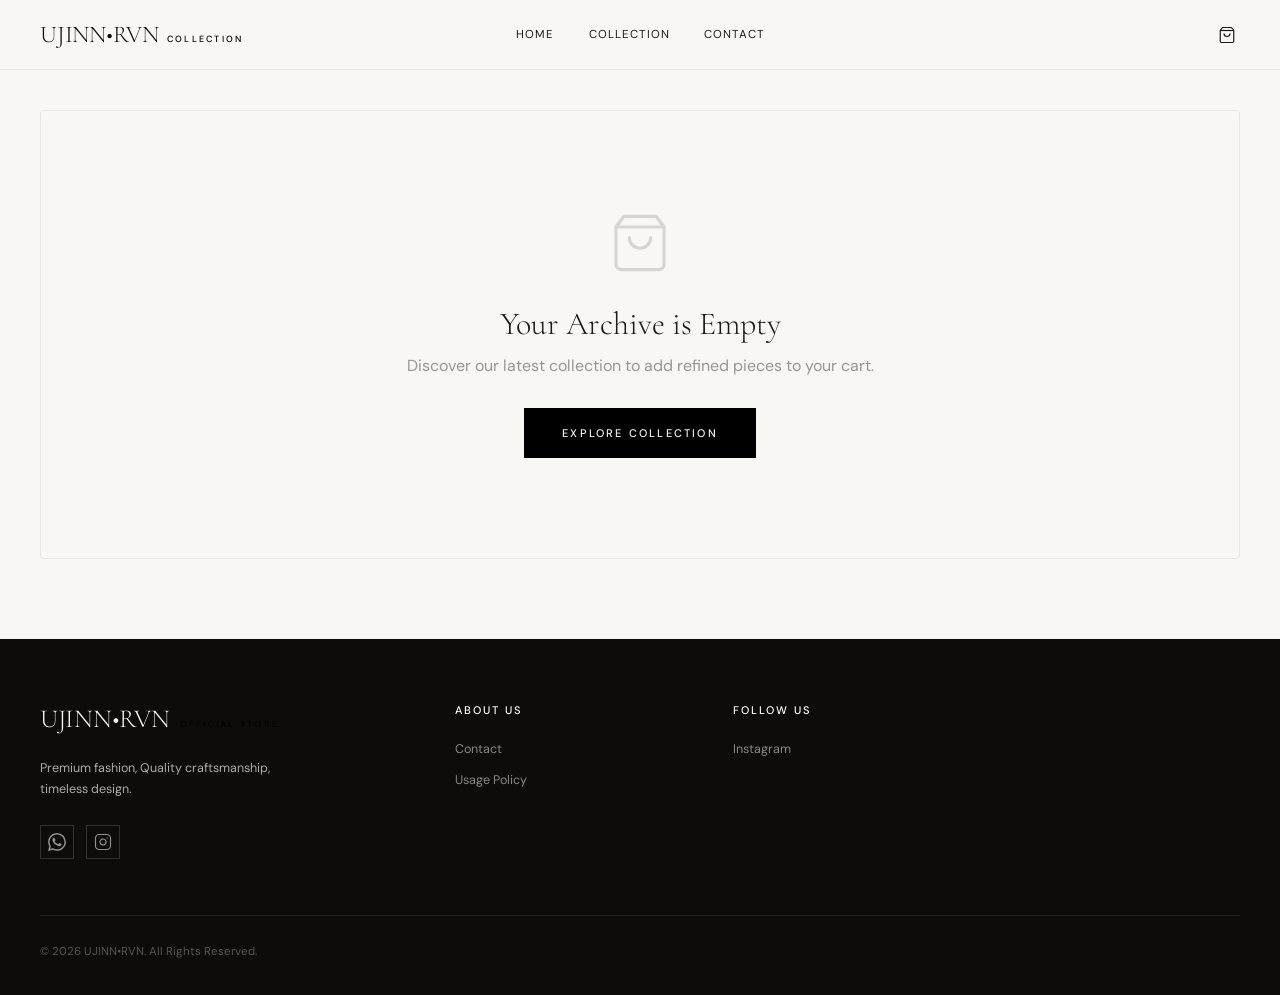
<file: pages/cart.html>
<!DOCTYPE html>
<html lang="en">
<head>
<meta charset="UTF-8">
<meta name="viewport" content="width=device-width, initial-scale=1.0">
<title>Your Cart — UJINN.RVN</title>
<link rel="preconnect" href="https://fonts.googleapis.com">
<link rel="preconnect" href="https://fonts.gstatic.com" crossorigin>
<link href="https://fonts.googleapis.com/css2?family=Cormorant+Garamond:ital,wght@0,300;0,400;0,500;0,600;1,300;1,400&family=DM+Sans:wght@300;400;500;600;700&display=swap" rel="stylesheet">
<link rel="stylesheet" href="../assets/css/home.css">
<link rel="stylesheet" href="../assets/css/cart.css">
</head>
<body>

    <div class="loader" id="loader">
        <div class="loader-inner"></div>
    </div>
<div class="toast" id="toast"><div class="toast-dot"></div><span id="toastMsg">Cart updated</span></div>

<!-- NAV placeholder -->
<nav id="mainNav"></nav>

<!-- CART PAGE -->
<div class="cart-page">
  <!-- Breadcrumb -->


  <div id="cartContent">
    <!-- Cart content injected by JS -->
  </div>
</div>

<!-- FOOTER placeholder -->
<footer id="mainFooter"></footer>

<script src="../assets/js/currency.js"></script>
<script src="../assets/js/lazy-images.js"></script>
<script src="../assets/js/cart.js"></script>
<script src="../assets/js/sync-header-footer.js"></script>
</body>
</html>
</file>
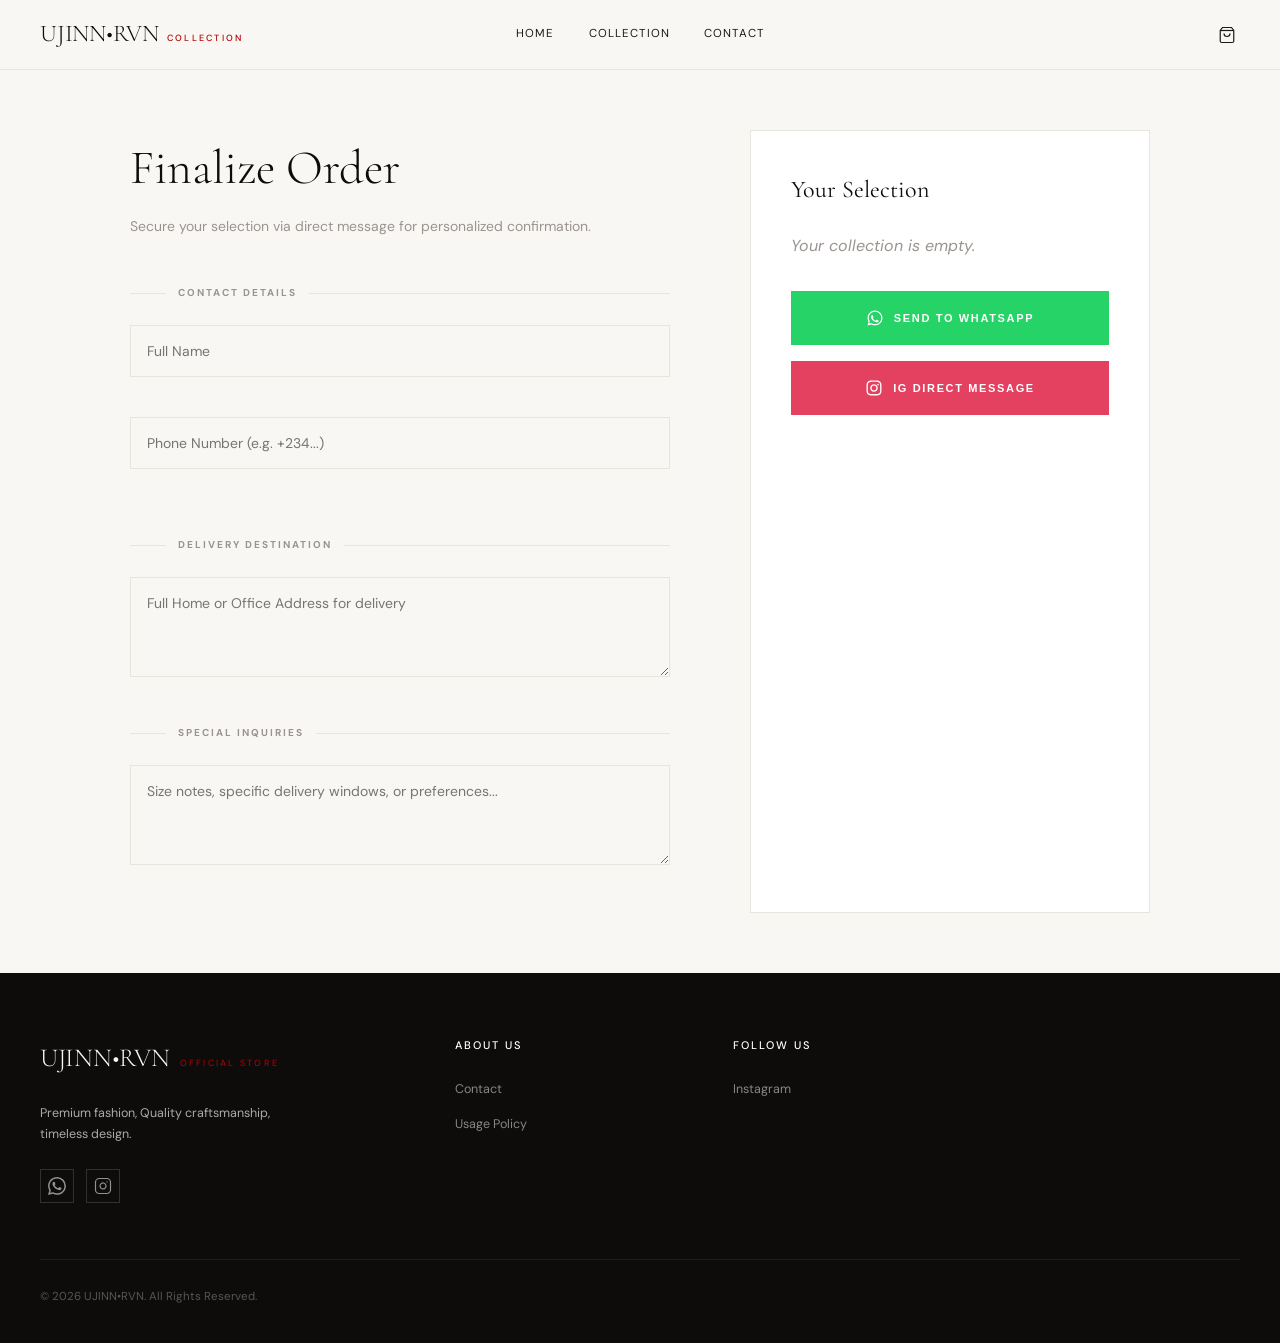
<file: pages/checkout.html>
<!DOCTYPE html>
<html lang="en">
<head>
    <meta charset="UTF-8">
    <meta name="viewport" content="width=device-width, initial-scale=1.0">
    <title>Complete Your Order — UJINN.RVN</title>
    <link rel="preconnect" href="https://fonts.googleapis.com">
    <link rel="preconnect" href="https://fonts.gstatic.com" crossorigin>
    <link rel="stylesheet" href="../assets/css/home.css">
    <link href="https://fonts.googleapis.com/css2?family=Cormorant+Garamond:ital,wght@0,300;0,400;0,500;0,600&family=DM+Sans:wght@300;400;500;700&display=swap" rel="stylesheet">
    <style>
        :root {
            --black: #0d0c0b;
            --white: #f9f7f4;
            --warm-gray: #e8e4de;
            --mid-gray: #9a9490;
            --accent: #b50101;
            --serif: 'Cormorant Garamond', serif;
            --sans: 'DM Sans', sans-serif;
            --whatsapp: #25D366;
            --instagram: #E4405F;
        }

        * { margin: 0; padding: 0; box-sizing: border-box; }
        body { font-family: var(--sans); background: var(--white); color: var(--black); line-height: 1.6; }

        .checkout-main { max-width: 1100px; margin: 60px auto; padding: 0 40px; display: grid; grid-template-columns: 1fr 400px; gap: 80px; }

        @media (max-width: 900px) { .checkout-main { grid-template-columns: 1fr; gap: 60px; margin: 40px auto; } }

        .checkout-title { font-family: var(--serif); font-size: 48px; font-weight: 300; margin-bottom: 8px; }
        .checkout-subtitle { font-size: 14px; color: var(--mid-gray); margin-bottom: 48px; }

        /* FORM STYLES */
        .checkout-section { margin-bottom: 48px; }
        .section-label { font-size: 10px; letter-spacing: 0.2em; text-transform: uppercase; font-weight: 700; color: var(--mid-gray); margin-bottom: 24px; display: flex; align-items: center; gap: 12px; }
        .section-label::after { content: ''; flex: 1; height: 1px; background: var(--warm-gray); }

        .form-grid { display: grid; grid-template-columns: 1fr 1fr; gap: 20px; }
        .form-group { display: flex; flex-direction: column; gap: 8px; margin-bottom: 20px; }
        .full-width { grid-column: span 2; }

        input, textarea { 
            width: 100%; 
            padding: 16px; 
            background: transparent; 
            border: 1px solid var(--warm-gray); 
            font-family: inherit; 
            font-size: 14px; 
            outline: none; 
            transition: border-color 0.3s;
        }
        input:focus, textarea:focus { border-color: var(--black); }
        textarea { min-height: 100px; resize: vertical; }

        /* SUMMARY STYLES */
        .summary-card { background: white; border: 1px solid var(--warm-gray); padding: 40px; position: sticky; top: 120px; }
        .summary-header { font-family: var(--serif); font-size: 24px; font-weight: 400; margin-bottom: 24px; }
        
        .summary-item { display: flex; justify-content: space-between; padding: 12px 0; border-bottom: 1px solid var(--warm-gray); font-size: 14px; }
        .summary-item:last-child { border-bottom: none; }
        .summary-total { display: flex; justify-content: space-between; padding-top: 24px; margin-top: 8px; border-top: 2px solid var(--black); font-family: var(--serif); font-size: 24px; font-weight: 500; }

        /* BUTTONS */
        .checkout-actions { display: grid; grid-template-columns: 1fr; gap: 16px; margin-top: 32px; }
        
        .order-btn {
            width: 100%;
            padding: 18px;
            border: none;
            cursor: pointer;
            font-weight: 600;
            font-size: 11px;
            letter-spacing: 0.15em;
            text-transform: uppercase;
            display: flex;
            align-items: center;
            justify-content: center;
            gap: 10px;
            transition: transform 0.2s, opacity 0.2s;
            color: white;
        }
        .whatsapp-btn { background: var(--whatsapp); }
        .instagram-btn { background: var(--instagram); }
        .order-btn:hover { opacity: 0.95; transform: translateY(-2px); }

        .order-btn svg { width: 18px; height: 18px; fill: currentColor; }

        /* Loader & Toast placeholders to avoid break */
        .loader { position: fixed; inset: 0; background: var(--white); z-index: 2000; display: flex; align-items: center; justify-content: center; transition: opacity 0.6s, visibility 0.6s; }
        .loader.hidden { opacity: 0; visibility: hidden; }
        .toast { position: fixed; bottom: 30px; right: 30px; background: var(--black); color: white; padding: 16px 24px; z-index: 3000; transform: translateY(100px); opacity: 0; transition: 0.3s; }
        .toast.show { transform: translateY(0); opacity: 1; }
    </style>
</head>
<body>

    <div class="loader" id="loader">
        <div class="loader-inner"></div>
    </div>

    <nav></nav> <!-- Dynamic -->

    <main class="checkout-main">
        <div class="checkout-content">
            <h1 class="checkout-title">Finalize Order</h1>
            <p class="checkout-subtitle">Secure your selection via direct message for personalized confirmation.</p>

            <form id="checkoutForm">
                <div class="checkout-section">
                    <span class="section-label">Contact Details</span>
                    <div class="form-grid">
                        <div class="form-group full-width">
                            <input type="text" id="customerName" placeholder="Full Name" required>
                        </div>
                        <div class="form-group full-width">
                            <input type="tel" id="customerPhone" placeholder="Phone Number (e.g. +234...)" required>
                        </div>
                    </div>
                </div>

                <div class="checkout-section">
                    <span class="section-label">Delivery Destination</span>
                    <div class="form-group full-width">
                        <textarea id="customerAddress" placeholder="Full Home or Office Address for delivery" required></textarea>
                    </div>
                </div>

                <div class="checkout-section">
                    <span class="section-label">Special Inquiries</span>
                    <div class="form-group full-width">
                        <textarea id="specialNotes" placeholder="Size notes, specific delivery windows, or preferences..."></textarea>
                    </div>
                </div>
            </form>
        </div>

        <aside class="summary-card">
            <h2 class="summary-header">Your Selection</h2>
            <div id="orderSummary">
                <!-- Injected via order-handler.js -->
            </div>

            <div class="checkout-actions">
                <button type="button" class="order-btn whatsapp-btn" onclick="sendOrderViaWhatsApp()">
                    <svg viewBox="0 0 24 24"><path d="M12.04 2c-5.46 0-9.91 4.45-9.91 9.91 0 1.75.46 3.45 1.32 4.95L2.05 22l5.25-1.38c1.45.79 3.08 1.21 4.74 1.21 5.46 0 9.91-4.45 9.91-9.91 0-2.65-1.03-5.14-2.9-7.01A9.82 9.82 0 0 0 12.04 2m.01 1.67c2.2 0 4.26.86 5.82 2.42a8.18 8.18 0 0 1 2.41 5.82c0 4.52-3.67 8.2-8.2 8.2-1.55 0-3.07-.44-4.38-1.27l-.31-.2-3.12.82.84-3.04-.22-.35A8.1 8.1 0 0 1 3.79 11.9c0-4.52 3.67-8.22 8.2-8.22m-3.83 4.67c-.21 0-.45.03-.68.27-.23.23-.87.85-.87 2.08s.9 2.42 1.02 2.58c.12.16 1.78 2.71 4.3 3.8 2.52 1.09 2.52.73 2.98.69.46-.04 1.48-.61 1.69-1.19.21-.58.21-1.08.15-1.19-.06-.11-.23-.17-.48-.3s-1.48-.73-1.71-.81c-.23-.08-.4-.12-.56.12-.17.23-.64.81-.78.97-.14.17-.29.19-.54.06-.25-.13-1.06-.39-2.03-1.25-.75-.67-1.26-1.5-1.41-1.75-.15-.25-.02-.38.11-.51.11-.11.25-.29.37-.43.12-.14.17-.25.25-.41.08-.16.04-.31-.02-.43-.06-.13-.56-1.35-.78-1.85-.2-.5-.41-.42-.56-.42z"/></svg>
                    Send to WhatsApp
                </button>
                <button type="button" class="order-btn instagram-btn" onclick="sendOrderViaInstagram()">
                    <svg viewBox="0 0 24 24"><path d="M12 2c2.72 0 3.04 0 4.1.06 1.07.04 1.8.21 2.44.46.66.25 1.22.6 1.78 1.15.55.56.9 1.12 1.15 1.78.25.64.42 1.37.46 2.44.05 1.06.06 1.38.06 4.1s0 3.04-.06 4.1c-.04 1.07-.21 1.8-.46 2.44-.25.66-.6 1.22-1.15 1.78-.56.55-1.12.9-1.78 1.15-.64.25-1.37.42-2.43.46-1.07.05-1.39.06-4.1.06s-3.04 0-4.1-.06c-1.07-.04-1.8-.21-2.44-.46-.66-.25-1.22-.6-1.78-1.15-.55-.56-.9-1.12-1.15-1.78-.25-.64-.42-1.37-.46-2.44C2.01 15.04 2 14.72 2 12s0-3.04.06-4.1c.04-1.07.21-1.8.46-2.44.25-.66.6-1.22 1.15-1.78.56-.55 1.12-.9 1.78-1.15.64-.25 1.37-.42 2.44-.46C8.96 2.01 9.28 2 12 2m0 1.8c-2.67 0-2.99 0-4.04.05-.98.04-1.5.2-1.86.34-.47.18-.8.4-1.15.76-.36.35-.58.68-.76 1.15-.14.36-.3.88-.34 1.86-.05 1.05-.05 1.37-.05 4.04s0 2.99.05 4.04c.04.98.2 1.5.34 1.86.18.47.4.8.76 1.15.35.36.68.58 1.15.76.36.14.88.3 1.86.34 1.05.05 1.37.05 4.04.05s2.99 0 4.04-.05c.98-.04 1.5-.2 1.86-.34.47-.18.8-.4 1.15-.76.36-.35.58-.68.76-1.15.14-.36.3-.88.34-1.86.05-1.05.05-1.37.05-4.04s0-2.99-.05-4.04c-.04-.98-.2-1.5-.34-1.86-.18-.47-.4-.8-.76-1.15-.35-.36-.68-.58-1.15-.76-.36-.14-.88-.3-1.86-.34-1.05-.05-1.37-.05-4.04-.05M12 7c-2.76 0-5 2.24-5 5s2.24 5 5 5 5-2.24 5-5-2.24-5-5-5m0 8.2c-1.77 0-3.2-1.43-3.2-3.2 0-1.77 1.43-3.2 3.2-3.2 1.77 0 3.2 1.43 3.2 3.2 0 1.77-1.43 3.2-3.2 3.2m5.3-8.8c.64 0 1.15.51 1.15 1.15s-.51 1.15-1.15 1.15-1.15-.51-1.15-1.15.51-1.15 1.15-1.15z"/></svg>
                    IG Direct Message
                </button>
            </div>
        </aside>
    </main>

    <footer></footer> <!-- Dynamic -->

    <div class="toast" id="toast">
        <span id="toastMsg"></span>
    </div>

    <!-- SCRIPTS -->
    <script src="../assets/js/currency.js"></script>
    <script src="../assets/js/order-handler.js"></script>
    <script src="../assets/js/sync-header-footer.js"></script>
    <script>
        // Simple loader hide
        window.addEventListener('load', () => {
            const loader = document.getElementById('loader');
            setTimeout(() => {
                loader.classList.add('hidden');
            }, 600);
        });
    </script>
</body>
</html>
</file>
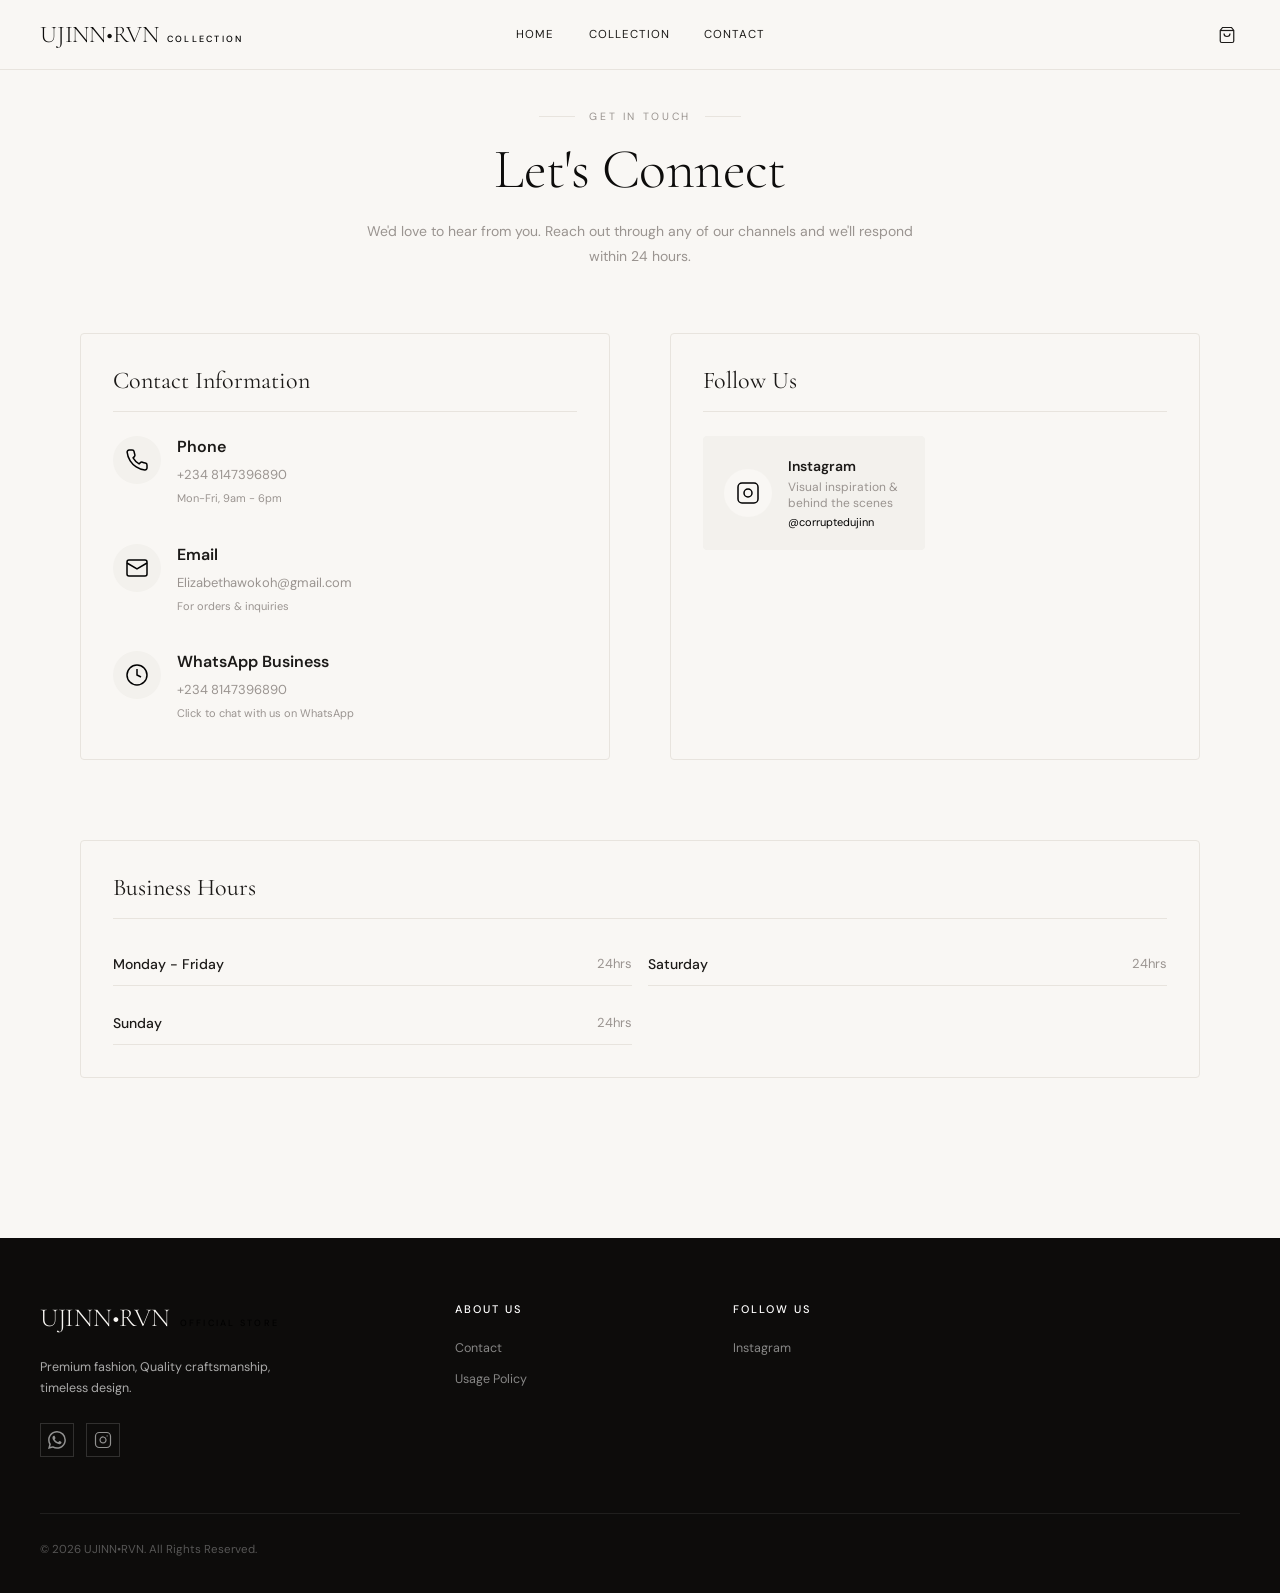
<file: pages/contact.html>
<!DOCTYPE html>
<html lang="en">
<head>
<meta charset="UTF-8">
<meta name="viewport" content="width=device-width, initial-scale=1.0">
<title>Contact — UJINN.RVN</title>
<link rel="preconnect" href="https://fonts.googleapis.com">
<link rel="preconnect" href="https://fonts.gstatic.com" crossorigin>
<link href="https://fonts.googleapis.com/css2?family=Cormorant+Garamond:ital,wght@0,300;0,400;0,500;0,600;1,300;1,400&family=DM+Sans:wght@300;400;500;600;700&display=swap" rel="stylesheet">
<link rel="stylesheet" href="../assets/css/home.css">
<style>
  /* Contact Page Specific Styles */
  .contact-page {
    max-width: 1200px;
    margin: 0 auto;
    padding: 40px 40px 80px;
  }

  /* Breadcrumb */
  .breadcrumb {
    padding: 0 0 32px 0;
    font-size: 12px;
    color: var(--mid-gray);
  }
  .breadcrumb a {
    color: var(--mid-gray);
    text-decoration: none;
    transition: color 0.2s;
  }
  .breadcrumb a:hover {
    color: var(--accent);
  }
  .breadcrumb span {
    margin: 0 6px;
  }
  .breadcrumb .current {
    color: var(--text);
  }

  /* Page Header */
  .contact-header {
    text-align: center;
    margin-bottom: 64px;
  }
  .contact-eyebrow {
    font-size: 10.5px;
    letter-spacing: 0.25em;
    text-transform: uppercase;
    color: var(--mid-gray);
    font-weight: 400;
    margin-bottom: 12px;
    display: flex;
    align-items: center;
    justify-content: center;
    gap: 14px;
  }
  .contact-eyebrow::before,
  .contact-eyebrow::after {
    content: '';
    width: 36px;
    height: 1px;
    background: var(--warm-gray);
  }
  .contact-title {
    font-family: var(--serif);
    font-size: clamp(42px, 5vw, 56px);
    font-weight: 300;
    color: var(--black);
    letter-spacing: -0.01em;
    margin-bottom: 16px;
  }
  .contact-desc {
    font-size: 14px;
    color: var(--mid-gray);
    max-width: 560px;
    margin: 0 auto;
    line-height: 1.8;
  }

  /* Contact Grid */
  .contact-grid {
    display: grid;
    grid-template-columns: 1fr 1fr;
    gap: 60px;
    margin-bottom: 80px;
  }

  /* Contact Info Cards */
  .contact-info-section {
    background: var(--white);
    border: 1px solid var(--warm-gray);
    border-radius: 4px;
    padding: 32px;
  }
  .info-title {
    font-family: var(--serif);
    font-size: 24px;
    font-weight: 400;
    margin-bottom: 24px;
    padding-bottom: 16px;
    border-bottom: 1px solid var(--warm-gray);
  }
  .contact-card {
    display: flex;
    align-items: flex-start;
    gap: 16px;
    margin-bottom: 32px;
  }
  .contact-card:last-child {
    margin-bottom: 0;
  }
  .contact-icon {
    width: 48px;
    height: 48px;
    background: var(--light-gray);
    border-radius: 50%;
    display: flex;
    align-items: center;
    justify-content: center;
    flex-shrink: 0;
    color: var(--accent);
  }
  .contact-icon svg {
    width: 24px;
    height: 24px;
    stroke: currentColor;
    stroke-width: 1.5;
    fill: none;
  }
  .contact-details h3 {
    font-size: 16px;
    font-weight: 600;
    margin-bottom: 8px;
    color: var(--text);
  }
  .contact-details p {
    font-size: 13px;
    color: var(--mid-gray);
    line-height: 1.6;
    margin-bottom: 4px;
  }
  .contact-details a {
    color: var(--mid-gray);
    text-decoration: none;
    transition: color 0.2s;
  }
  .contact-details a:hover {
    color: var(--accent);
  }

  /* Social Media Section */
  .social-section {
    background: var(--white);
    border: 1px solid var(--warm-gray);
    border-radius: 4px;
    padding: 32px;
  }
  .social-title {
    font-family: var(--serif);
    font-size: 24px;
    font-weight: 400;
    margin-bottom: 24px;
    padding-bottom: 16px;
    border-bottom: 1px solid var(--warm-gray);
  }
  .social-grid {
    display: grid;
    grid-template-columns: repeat(2, 1fr);
    gap: 20px;
  }
  .social-card {
    display: flex;
    align-items: center;
    gap: 16px;
    padding: 20px;
    background: var(--light-gray);
    border-radius: 4px;
    text-decoration: none;
    transition: all 0.3s ease;
    border: 1px solid transparent;
  }
  .social-card:hover {
    transform: translateY(-4px);
    border-color: var(--accent);
    background: var(--white);
  }
  .social-icon {
    width: 48px;
    height: 48px;
    background: var(--white);
    border-radius: 50%;
    display: flex;
    align-items: center;
    justify-content: center;
    flex-shrink: 0;
    transition: all 0.3s;
  }
  .social-card:hover .social-icon {
    background: var(--accent);
  }
  .social-card:hover .social-icon svg {
    stroke: white;
  }
  .social-icon svg {
    width: 24px;
    height: 24px;
    stroke: var(--accent);
    stroke-width: 1.5;
    fill: none;
  }
  .social-info h4 {
    font-size: 14px;
    font-weight: 600;
    color: var(--text);
    margin-bottom: 4px;
  }
  .social-info p {
    font-size: 12px;
    color: var(--mid-gray);
  }
  .social-handle {
    font-size: 11px;
    color: var(--accent);
    margin-top: 4px;
    display: block;
  }

  /* Business Hours */
  .hours-section {
    background: var(--white);
    border: 1px solid var(--warm-gray);
    border-radius: 4px;
    padding: 32px;
    margin-bottom: 80px;
  }
  .hours-title {
    font-family: var(--serif);
    font-size: 24px;
    font-weight: 400;
    margin-bottom: 24px;
    padding-bottom: 16px;
    border-bottom: 1px solid var(--warm-gray);
  }
  .hours-grid {
    display: grid;
    grid-template-columns: repeat(2, 1fr);
    gap: 16px;
  }
  .hours-item {
    display: flex;
    justify-content: space-between;
    padding: 12px 0;
    border-bottom: 1px solid var(--warm-gray);
  }
  .hours-day {
    font-size: 14px;
    font-weight: 500;
    color: var(--text);
  }
  .hours-time {
    font-size: 13px;
    color: var(--mid-gray);
  }
  .hours-note {
    margin-top: 20px;
    padding: 16px;
    background: var(--light-gray);
    border-radius: 4px;
    font-size: 12px;
    color: var(--mid-gray);
    text-align: center;
  }

  /* Map Section */
  .map-section {
    margin-top: 40px;
  }
  .map-title {
    font-family: var(--serif);
    font-size: 24px;
    font-weight: 400;
    margin-bottom: 24px;
    text-align: center;
  }
  .map-container {
    background: var(--light-gray);
    border-radius: 4px;
    overflow: hidden;
    height: 320px;
    display: flex;
    align-items: center;
    justify-content: center;
    border: 1px solid var(--warm-gray);
    position: relative;
  }
  .map-placeholder {
    text-align: center;
    color: var(--mid-gray);
  }
  .map-placeholder svg {
    width: 80px;
    height: 80px;
    margin-bottom: 16px;
    opacity: 0.3;
  }
  .map-placeholder p {
    font-size: 13px;
  }

  /* FAQ Section */
  .faq-section {
    margin-top: 80px;
  }
  .faq-title {
    font-family: var(--serif);
    font-size: 28px;
    font-weight: 300;
    text-align: center;
    margin-bottom: 48px;
  }
  .faq-grid {
    display: grid;
    grid-template-columns: repeat(2, 1fr);
    gap: 32px;
  }
  .faq-item {
    border-bottom: 1px solid var(--warm-gray);
    padding-bottom: 20px;
  }
  .faq-question {
    font-size: 16px;
    font-weight: 600;
    margin-bottom: 12px;
    color: var(--text);
  }
  .faq-answer {
    font-size: 13px;
    color: var(--mid-gray);
    line-height: 1.7;
  }

  /* Responsive */
  @media (max-width: 1024px) {
    .contact-page {
      padding: 30px 30px 60px;
    }
    .contact-grid {
      gap: 40px;
    }
    .social-grid {
      grid-template-columns: 1fr;
    }
  }

  @media (max-width: 768px) {
    .contact-page {
      padding: 20px 20px 40px;
    }
    .contact-grid {
      grid-template-columns: 1fr;
      gap: 32px;
    }
    .hours-grid {
      grid-template-columns: 1fr;
    }
    .faq-grid {
      grid-template-columns: 1fr;
      gap: 24px;
    }
    .contact-header {
      margin-bottom: 40px;
    }
    .contact-info-section,
    .social-section,
    .hours-section {
      padding: 24px;
    }
  }
</style>
</head>
<body>

<div class="loader" id="loader"><div class="loader-inner"></div></div>
<div class="toast" id="toast"><div class="toast-dot"></div><span id="toastMsg">Message sent</span></div>

<!-- NAV placeholder -->
<nav id="mainNav"></nav>

<!-- CONTACT PAGE -->
<div class="contact-page">

  <!-- Page Header -->
  <div class="contact-header reveal">
    <p class="contact-eyebrow">Get In Touch</p>
    <h1 class="contact-title">Let's Connect</h1>
    <p class="contact-desc">We'd love to hear from you. Reach out through any of our channels and we'll respond within 24 hours.</p>
  </div>

  <!-- Contact Grid -->
  <div class="contact-grid">
    <!-- Contact Info Cards -->
    <div class="contact-info-section reveal">
      <h2 class="info-title">Contact Information</h2>
      
      <div class="contact-card">
        <div class="contact-icon">
          <svg viewBox="0 0 24 24" fill="none" stroke="currentColor" stroke-width="1.5">
            <path d="M22 16.92v3a2 2 0 0 1-2.18 2 19.79 19.79 0 0 1-8.63-3.07 19.5 19.5 0 0 1-6-6 19.79 19.79 0 0 1-3.07-8.67A2 2 0 0 1 4.11 2h3a2 2 0 0 1 2 1.72c.127.96.362 1.903.7 2.81a2 2 0 0 1-.45 2.11L8.09 9.91a16 16 0 0 0 6 6l1.27-1.27a2 2 0 0 1 2.11-.45c.907.338 1.85.573 2.81.7A2 2 0 0 1 22 16.92z"/>
          </svg>
        </div>
        <div class="contact-details">
          <h3>Phone</h3>
          <p><a href="tel:+2341234567890">+234 8147396890</a></p>
          <p style="font-size: 11px; margin-top: 4px;">Mon-Fri, 9am - 6pm</p>
        </div>
      </div>

      <div class="contact-card">
        <div class="contact-icon">
          <svg viewBox="0 0 24 24" fill="none" stroke="currentColor" stroke-width="1.5">
            <rect x="2" y="4" width="20" height="16" rx="2"/>
            <path d="M22 7L12 13 2 7"/>
          </svg>
        </div>
        <div class="contact-details">
          <h3>Email</h3>
          <p><a href="mailto:Elizabethawokoh@gmail.com">Elizabethawokoh@gmail.com</a></p>
          <p style="font-size: 11px; margin-top: 4px;">For orders & inquiries</p>
        </div>
      </div>

      <div class="contact-card">
        <div class="contact-icon">
          <svg viewBox="0 0 24 24" fill="none" stroke="currentColor" stroke-width="1.5">
            <circle cx="12" cy="12" r="10"/>
            <polyline points="12 6 12 12 16 14"/>
          </svg>
        </div>
        <div class="contact-details">
          <h3>WhatsApp Business</h3>
          <p><a href="https://wa.me/+2348147396890" target="_blank">+234 8147396890</a></p>
          <p style="font-size: 11px;">Click to chat with us on WhatsApp</p>
        </div>
      </div>
    </div>

    <!-- Social Media Section -->
    <div class="social-section reveal">
      <h2 class="social-title">Follow Us</h2>
      <div class="social-grid">
        
        <a href="https://www.instagram.com/corruptedujinn?igsh=MWZsZDM0eTgwOHZuaQ%3D%3D&utm_source=qr" class="social-card" target="_blank">
          <div class="social-icon">
            <svg viewBox="0 0 24 24" fill="none" stroke="currentColor" stroke-width="1.5">
              <rect x="2" y="2" width="20" height="20" rx="4"/>
              <circle cx="12" cy="12" r="4"/>
              <line x1="17.5" y1="6.5" x2="17.51" y2="6.5"/>
            </svg>
          </div>
          <div class="social-info">
            <h4>Instagram</h4>
            <p>Visual inspiration & behind the scenes</p>
            <span class="social-handle">@corruptedujinn</span>
          </div>
        </a>
      </div>
    </div>
  </div>

  <!-- Business Hours -->
  <div class="hours-section reveal">
    <h2 class="hours-title">Business Hours</h2>
    <div class="hours-grid">
      <div class="hours-item">
        <span class="hours-day">Monday - Friday</span>
        <span class="hours-time">24hrs</span>
      </div>
      <div class="hours-item">
        <span class="hours-day">Saturday</span>
        <span class="hours-time">24hrs</span>
      </div>
      <div class="hours-item">
        <span class="hours-day">Sunday</span>
        <span class="hours-time">24hrs</span>
      </div>
    </div>
  </div>
</div>

<!-- FOOTER placeholder -->
<footer id="mainFooter"></footer>

<script>
  // Loader
  window.addEventListener('load', () => {
    setTimeout(() => {
      const loader = document.getElementById('loader');
      if (loader) loader.classList.add('hidden');
    }, 600);
  });

  // Nav scroll effect
  window.addEventListener('scroll', () => {
    const nav = document.getElementById('mainNav');
    if (nav) nav.classList.toggle('scrolled', window.scrollY > 20);
  });

  // Scroll reveal
  const observer = new IntersectionObserver((entries) => {
    entries.forEach(entry => {
      if (entry.isIntersecting) {
        entry.target.classList.add('visible');
      }
    });
  }, { threshold: 0.1 });

  document.querySelectorAll('.reveal').forEach(el => observer.observe(el));

  // Add visible class styling (if not in home.css)
  const style = document.createElement('style');
  style.textContent = `
    .reveal {
      opacity: 0;
      transform: translateY(24px);
      transition: opacity 0.7s ease, transform 0.7s ease;
    }
    .reveal.visible {
      opacity: 1;
      transform: translateY(0);
    }
  `;
  document.head.appendChild(style);
</script>

<script src="../assets/js/sync-header-footer.js"></script>
</body>
</html>
</file>
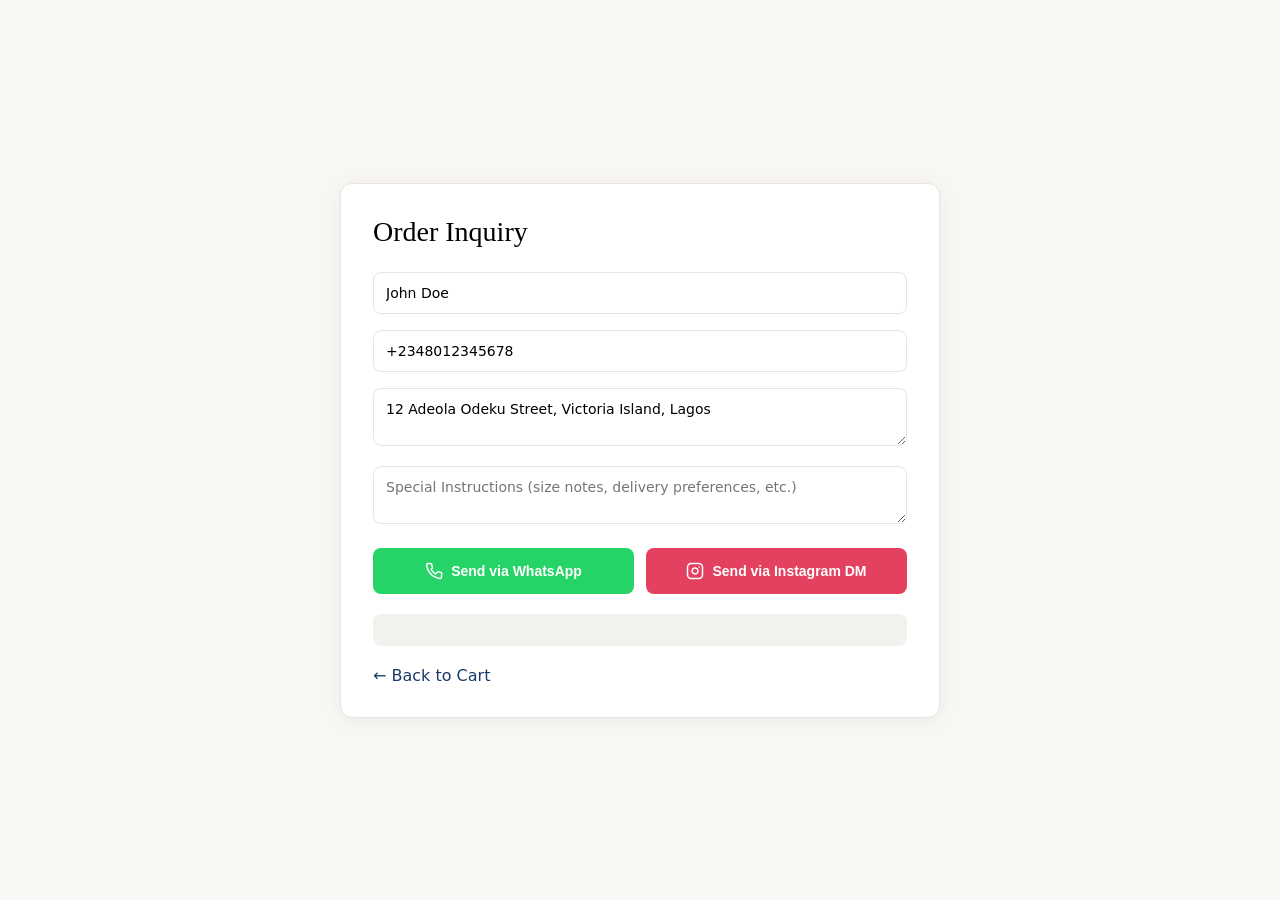
<file: pages/order.html>
<!DOCTYPE html>
<html lang="en">
<head>
<meta charset="UTF-8">
<meta name="viewport" content="width=device-width, initial-scale=1.0">
<title>Order Handler — UJINN.RVN</title>
<style>
  * { margin: 0; padding: 0; box-sizing: border-box; }
  body {
    font-family: system-ui, -apple-system, sans-serif;
    background: #f9f7f4;
    padding: 40px;
    display: flex;
    justify-content: center;
    align-items: center;
    min-height: 100vh;
  }
  .demo-container {
    max-width: 600px;
    width: 100%;
    background: white;
    border: 1px solid #e8e4de;
    border-radius: 12px;
    padding: 32px;
    box-shadow: 0 4px 20px rgba(0,0,0,0.05);
  }
  h2 {
    font-family: 'Cormorant Garamond', serif;
    margin-bottom: 24px;
    font-size: 28px;
    font-weight: 400;
  }
  .cart-item {
    background: #f3f1ed;
    padding: 12px;
    margin-bottom: 8px;
    border-radius: 8px;
    display: flex;
    justify-content: space-between;
  }
  .form-group {
    margin-bottom: 16px;
  }
  input, textarea, select {
    width: 100%;
    padding: 12px;
    border: 1px solid #e8e4de;
    border-radius: 8px;
    font-family: inherit;
    font-size: 14px;
  }
  .channel-buttons {
    display: flex;
    gap: 12px;
    margin: 20px 0;
  }
  .whatsapp-btn, .instagram-btn {
    flex: 1;
    padding: 14px;
    border: none;
    border-radius: 8px;
    font-weight: 600;
    cursor: pointer;
    display: flex;
    align-items: center;
    justify-content: center;
    gap: 8px;
    font-size: 14px;
    transition: transform 0.2s, opacity 0.2s;
  }
  .whatsapp-btn {
    background: #25D366;
    color: white;
  }
  .instagram-btn {
    background: #E4405F;
    color: white;
  }
  .whatsapp-btn:hover, .instagram-btn:hover {
    transform: translateY(-2px);
    opacity: 0.9;
  }
  .preview {
    background: #f3f1ed;
    padding: 16px;
    border-radius: 8px;
    font-size: 13px;
    font-family: monospace;
    margin-top: 20px;
    white-space: pre-wrap;
  }
  .back-link {
    display: inline-block;
    margin-top: 20px;
    color: #1a3a6b;
    text-decoration: none;
  }
</style>
</head>
<body>
<div class="demo-container">
  <h2>Order Inquiry</h2>
  
  <div id="cartItems"></div>
  
  <div class="form-group">
    <input type="text" id="customerName" placeholder="Full Name" value="John Doe">
  </div>
  <div class="form-group">
    <input type="tel" id="customerPhone" placeholder="Phone Number (with country code)" value="+2348012345678">
  </div>
  <div class="form-group">
    <textarea id="customerAddress" rows="2" placeholder="Delivery Address">12 Adeola Odeku Street, Victoria Island, Lagos</textarea>
  </div>
  <div class="form-group">
    <textarea id="specialNotes" rows="2" placeholder="Special Instructions (size notes, delivery preferences, etc.)"></textarea>
  </div>
  
  <div class="channel-buttons">
    <button class="whatsapp-btn" onclick="sendOrderToWhatsApp()">
      <svg width="18" height="18" viewBox="0 0 24 24" fill="none" stroke="currentColor" stroke-width="2" stroke-linecap="round" stroke-linejoin="round"><path d="M22 16.92v3a2 2 0 0 1-2.18 2 19.79 19.79 0 0 1-8.63-3.07 19.5 19.5 0 0 1-6-6 19.79 19.79 0 0 1-3.07-8.67A2 2 0 0 1 4.11 2h3a2 2 0 0 1 2 1.72 12.84 12.84 0 0 0 .7 2.81 2 2 0 0 1-.45 2.11L8.09 9.91a16 16 0 0 0 6 6l2.27-2.27a2 2 0 0 1 2.11-.45 12.84 12.84 0 0 0 2.81.7A2 2 0 0 1 22 16.92z"></path></svg>
      Send via WhatsApp
    </button>
    <button class="instagram-btn" onclick="sendOrderToInstagram()">
      <svg width="18" height="18" viewBox="0 0 24 24" fill="none" stroke="currentColor" stroke-width="2" stroke-linecap="round" stroke-linejoin="round"><rect x="2" y="2" width="20" height="20" rx="5" ry="5"></rect><path d="M16 11.37A4 4 0 1 1 12.63 8 4 4 0 0 1 16 11.37z"></path><line x1="17.5" y1="6.5" x2="17.51" y2="6.5"></line></svg>
      Send via Instagram DM
    </button>
  </div>
  
  <div class="preview" id="messagePreview"></div>
  <a href="#" class="back-link" onclick="window.location.href='cart.html'">← Back to Cart</a>
</div>

<script src="../assets/js/currency.js"></script>
<script>
  // ============================================
  // ORDER DATA (from cart or product page)
  // ============================================
  
  // Sample cart data - in real implementation, this comes from localStorage
  let currentCart = [
    { id: 1, name: "Cream Knit Sweater", size: "M", quantity: 1, price: 36000 },
    { id: 2, name: "Urban Backpack", size: null, quantity: 2, price: 42000 }
  ];
  
  // Store owner details (UPDATE THESE!)
  const STORE_CONFIG = {
    whatsappNumber: "2348147396890",  
    instagramUsername: "corruptedujinn", 
    storeName: "UJINN.RVN",
    storePhone: "+234 814 739 6890",
    storeEmail: "Elizabethawokoh@gmail.com"
  };
  
  // ============================================
  // FORMAT ORDER MESSAGE
  // ============================================
  
  function formatOrderMessage(customer, cart, total, notes) {
    const date = new Date().toLocaleString();
    
    let message = `*NEW ORDER INQUIRY*\n\n`;
    message += `━━━━━━━━━━━━━━━━━━━━\n`;
    message += `*Date:* ${date}\n`;
    message += `*Customer:* ${customer.name}\n`;
    message += `*Phone:* ${customer.phone}\n`;
    message += `*Address:* ${customer.address}\n`;
    message += `━━━━━━━━━━━━━━━━━━━━\n\n`;
    message += `*ORDER ITEMS:*\n`;
    
    cart.forEach((item, index) => {
      const sizeText = item.size ? ` (${item.size})` : '';
      const priceFormatted = formatPrice(item.price);
      const subtotal = item.price * item.quantity;
      message += `${index + 1}. ${item.name}${sizeText} x${item.quantity} — ${priceFormatted} each\n`;
      message += `   Subtotal: ${formatPriceWithCode(subtotal, resolveCurrency(item))}\n`;
    });
    
    message += `\n━━━━━━━━━━━━━━━━━━━━\n`;
    message += `*TOTAL:* ${formatPriceWithCode(total, resolveCurrency(cart[0]))}\n`;
    
    if (notes) {
      message += `\n*SPECIAL NOTES:*\n${notes}\n`;
    }
    
    message += `\n━━━━━━━━━━━━━━━━━━━━\n`;
    message += `⏳ *Next Steps:*\n`;
    message += `• Confirm availability\n`;
    message += `• Calculate shipping\n`;
    message += `• Share payment details\n`;
    message += `━━━━━━━━━━━━━━━━━━━━\n\n`;
    message += `_Reply to this message to confirm order._`;
    
    return message;
  }
  
  function formatPrice(price) {
    return '₦' + price.toLocaleString('en-NG');
  }
  
  function calculateTotal(cart) {
    return cart.reduce((sum, item) => sum + (item.price * item.quantity), 0);
  }
  
  // ============================================
  // WHATSAPP INTEGRATION
  // ============================================
  
  function sendOrderToWhatsApp() {
    // Get customer data
    const customer = {
      name: document.getElementById('customerName').value.trim(),
      phone: document.getElementById('customerPhone').value.trim(),
      address: document.getElementById('customerAddress').value.trim()
    };
    
    const notes = document.getElementById('specialNotes').value.trim();
    const total = calculateTotal(currentCart);
    
    // Validate required fields
    if (!customer.name) {
      alert('Please enter your name');
      return;
    }
    if (!customer.phone) {
      alert('Please enter your phone number');
      return;
    }
    if (!customer.address) {
      alert('Please enter your delivery address');
      return;
    }
    if (currentCart.length === 0) {
      alert('Your cart is empty');
      return;
    }
    
    // Format the message
    const message = formatOrderMessage(customer, currentCart, total, notes);
    
    // Encode for URL
    const encodedMessage = encodeURIComponent(message);
    
    // Create WhatsApp link
    const whatsappUrl = `https://wa.me/${STORE_CONFIG.whatsappNumber}?text=${encodedMessage}`;
    
    // Open WhatsApp in new tab
    window.open(whatsappUrl, '_blank');
    
    // Save order to localStorage for reference
    saveOrderToHistory(customer, currentCart, total, notes, 'whatsapp');
    
    // Show preview (optional)
    document.getElementById('messagePreview').innerHTML = `
      <strong>📱 WhatsApp Message Sent:</strong><br><br>
      ${message.replace(/\n/g, '<br>')}
    `;
    
    // Optional: Clear cart after order
    // localStorage.removeItem('cart');
  }
  
  // ============================================
  // INSTAGRAM INTEGRATION
  // ============================================
  
  function sendOrderToInstagram() {
    // Get customer data
    const customer = {
      name: document.getElementById('customerName').value.trim(),
      phone: document.getElementById('customerPhone').value.trim(),
      address: document.getElementById('customerAddress').value.trim()
    };
    
    const notes = document.getElementById('specialNotes').value.trim();
    const total = calculateTotal(currentCart);
    
    // Validate required fields
    if (!customer.name) {
      alert('Please enter your name');
      return;
    }
    if (!customer.address) {
      alert('Please enter your delivery address');
      return;
    }
    if (currentCart.length === 0) {
      alert('Your cart is empty');
      return;
    }
    
    // Format message for Instagram (simpler formatting)
    const message = formatOrderMessageForInstagram(customer, currentCart, total, notes);
    
    // Encode for URL
    const encodedMessage = encodeURIComponent(message);
    
    // Instagram DM link (opens Instagram app or web)
    const instagramUrl = `https://www.instagram.com/direct/inbox/?text=${encodedMessage}`;
    
    // Alternative: Direct to profile with pre-filled text (user still needs to paste)
    const profileUrl = `https://www.instagram.com/${STORE_CONFIG.instagramUsername}/`;
    
    // Create a copy text for Instagram (since Instagram doesn't support pre-filled DMs)
    copyToClipboard(message);
    
    // Show instructions
    const confirmSend = confirm(
      `📸 Instagram DM Instructions:\n\n` +
      `1. Click OK to open Instagram\n` +
      `2. Go to @${STORE_CONFIG.instagramUsername}\n` +
      `3. Tap "Message"\n` +
      `4. Paste the order details (already copied to clipboard)\n` +
      `5. Send!\n\n` +
      `Order details have been copied to your clipboard.`
    );
    
    if (confirmSend) {
      window.open(profileUrl, '_blank');
    }
    
    // Save order to history
    saveOrderToHistory(customer, currentCart, total, notes, 'instagram');
    
    // Show preview
    document.getElementById('messagePreview').innerHTML = `
      <strong>📸 Instagram Message (Copied to Clipboard):</strong><br><br>
      ${message.replace(/\n/g, '<br>')}
    `;
  }
  
  function formatOrderMessageForInstagram(customer, cart, total, notes) {
    const date = new Date().toLocaleString();
    
    let message = `NEW ORDER INQUIRY\n\n`;
    message += `Date: ${date}\n`;
    message += `Customer: ${customer.name}\n`;
    message += `Phone: ${customer.phone}\n`;
    message += `Address: ${customer.address}\n\n`;
    message += `ORDER ITEMS:\n`;
    
    cart.forEach((item, index) => {
      const sizeText = item.size ? ` (${item.size})` : '';
      const priceFormatted = formatPrice(item.price);
      message += `${index + 1}. ${item.name}${sizeText} x${item.quantity} — ${priceFormatted}\n`;
    });
    
    message += `\nTOTAL: ${formatPriceWithCode(total, resolveCurrency(cart[0]))}\n`;
    
    if (notes) {
      message += `\nNotes: ${notes}\n`;
    }
    
    message += `\nPlease confirm availability.`;
    
    return message;
  }
  
  // ============================================
  // COPY TO CLIPBOARD HELPER
  // ============================================
  
  function copyToClipboard(text) {
    const textarea = document.createElement('textarea');
    textarea.value = text;
    document.body.appendChild(textarea);
    textarea.select();
    document.execCommand('copy');
    document.body.removeChild(textarea);
  }
  
  // ============================================
  // SAVE ORDER HISTORY (optional)
  // ============================================
  
  function saveOrderToHistory(customer, cart, total, notes, channel) {
    const order = {
      id: 'ORD-' + Date.now(),
      date: new Date().toISOString(),
      customer: { ...customer },
      items: cart.map(item => ({ ...item })),
      total: total,
      notes: notes,
      channel: channel,
      status: 'pending'
    };
    
    // Get existing orders
    let orders = JSON.parse(localStorage.getItem('adminOrders') || '[]');
    orders.unshift(order); // Add to beginning
    localStorage.setItem('adminOrders', JSON.stringify(orders));
    
    console.log('Order saved:', order);
  }
  
  // ============================================
  // RENDER CART ITEMS (demo)
  // ============================================
  
  function renderCartItems() {
    const container = document.getElementById('cartItems');
    if (!container) return;
    
    if (currentCart.length === 0) {
      container.innerHTML = '<p style="color:#9a9490;">Your cart is empty</p>';
      return;
    }
    
    container.innerHTML = `
      <div style="margin-bottom: 16px; font-weight: 500;">Items in Cart:</div>
      ${currentCart.map(item => `
        <div class="cart-item">
          <span>${item.name} ${item.size ? `(${item.size})` : ''} x${item.quantity}</span>
          <span style="font-weight: 600;">${formatPriceWithCode(item.price * item.quantity, resolveCurrency(item))}</span>
        </div>
      `).join('')}
      <div class="cart-item" style="background: #e8e4de; margin-top: 8px;">
        <strong>Total:</strong>
        <strong>${formatPriceWithCode(calculateTotal(currentCart), resolveCurrency(currentCart[0]))}</strong>
      </div>
    `;
  }
  
  // ============================================
  // LOAD CART FROM LOCALSTORAGE
  // ============================================
  
  function loadCartFromStorage() {
    const savedCart = localStorage.getItem('cart');
    if (savedCart) {
      try {
        currentCart = JSON.parse(savedCart);
      } catch(e) {
        console.error('Failed to load cart');
      }
    }
    renderCartItems();
    
    // Update message preview
    updateMessagePreview();
  }
  
  function updateMessagePreview() {
    const customer = {
      name: document.getElementById('customerName')?.value || 'John Doe',
      phone: document.getElementById('customerPhone')?.value || '+2348012345678',
      address: document.getElementById('customerAddress')?.value || '12 Adeola Odeku Street, Lagos'
    };
    const notes = document.getElementById('specialNotes')?.value || '';
    const total = calculateTotal(currentCart);
    const preview = formatOrderMessage(customer, currentCart, total, notes);
    const previewDiv = document.getElementById('messagePreview');
    if (previewDiv) {
      previewDiv.innerHTML = `<strong>📋 Message Preview:</strong><br><br>${preview.replace(/\n/g, '<br>')}`;
    }
  }
  
  // ============================================
  // EVENT LISTENERS
  // ============================================
  
  // Update preview when form changes
  function attachFormListeners() {
    const fields = ['customerName', 'customerPhone', 'customerAddress', 'specialNotes'];
    fields.forEach(field => {
      const el = document.getElementById(field);
      if (el) {
        el.addEventListener('input', () => updateMessagePreview());
      }
    });
  }
  
  // Initialize
  loadCartFromStorage();
  attachFormListeners();
</script>
</body>
</html>
</file>
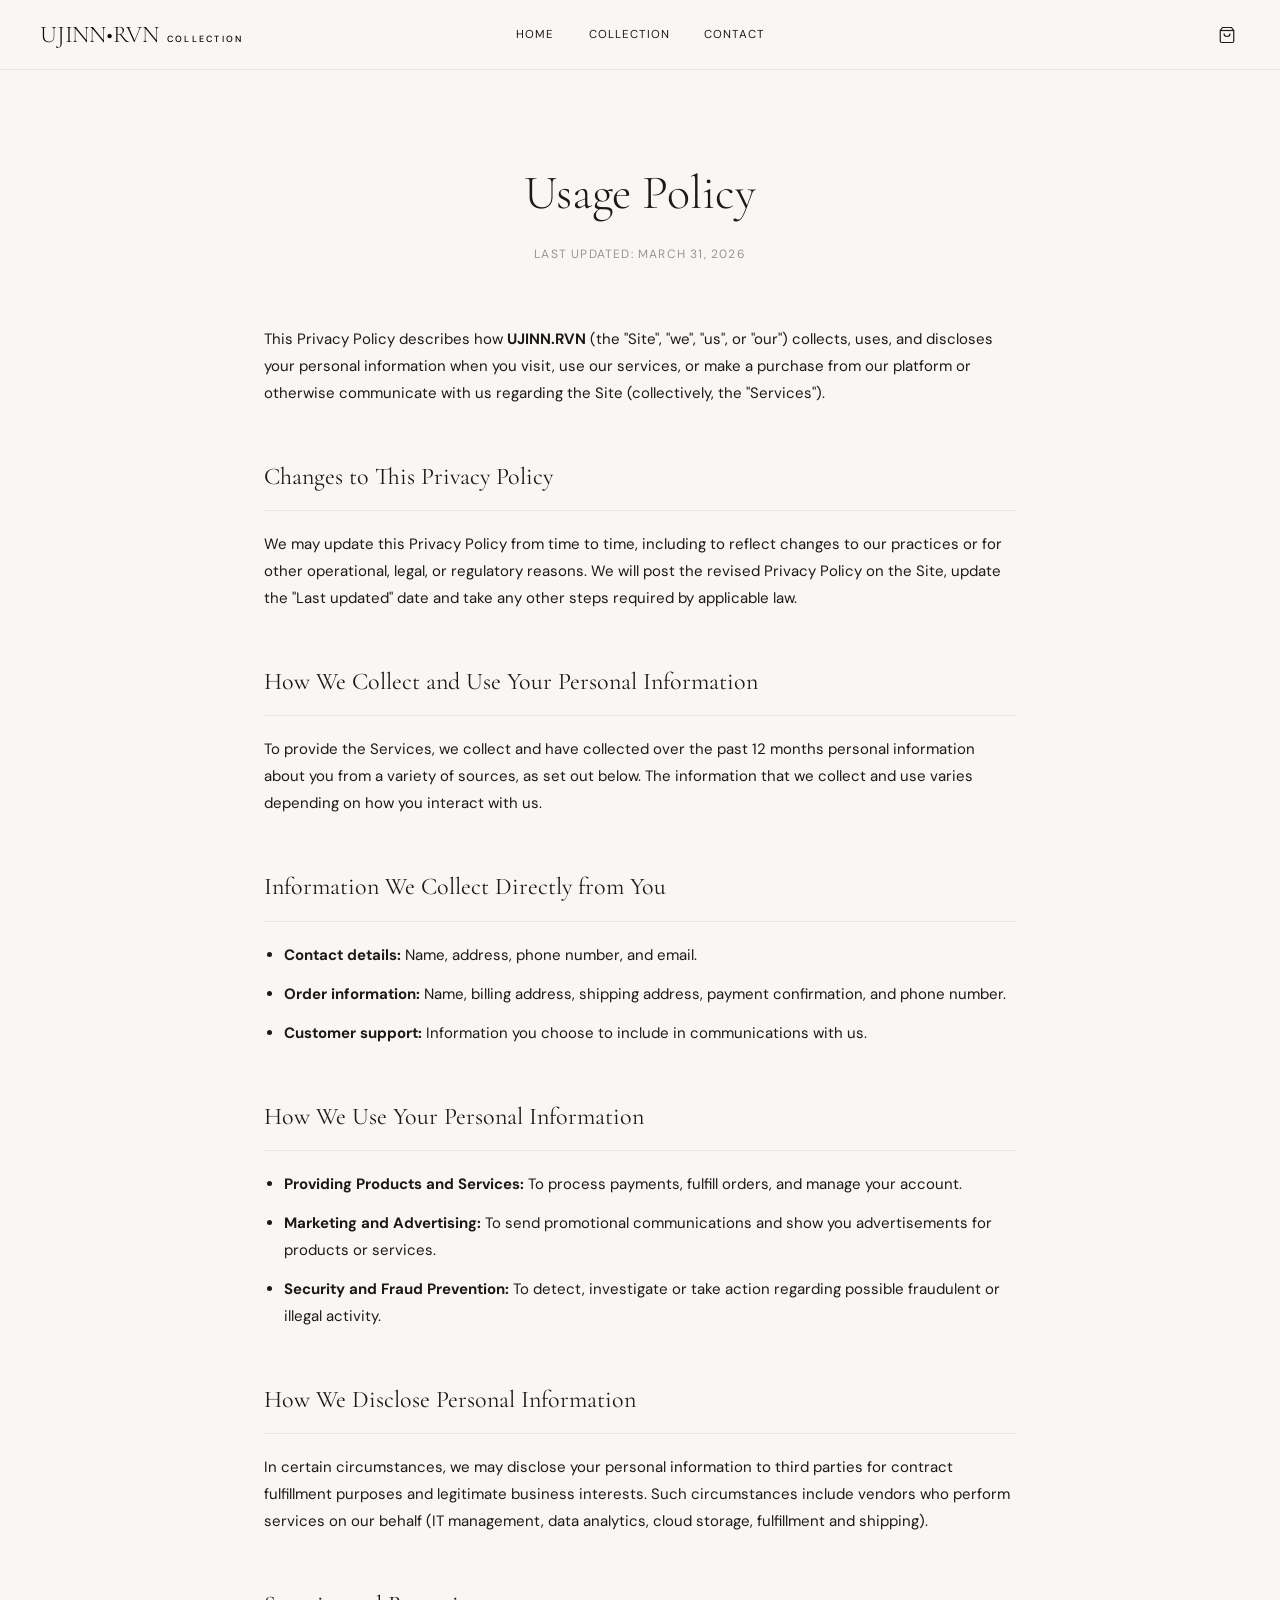
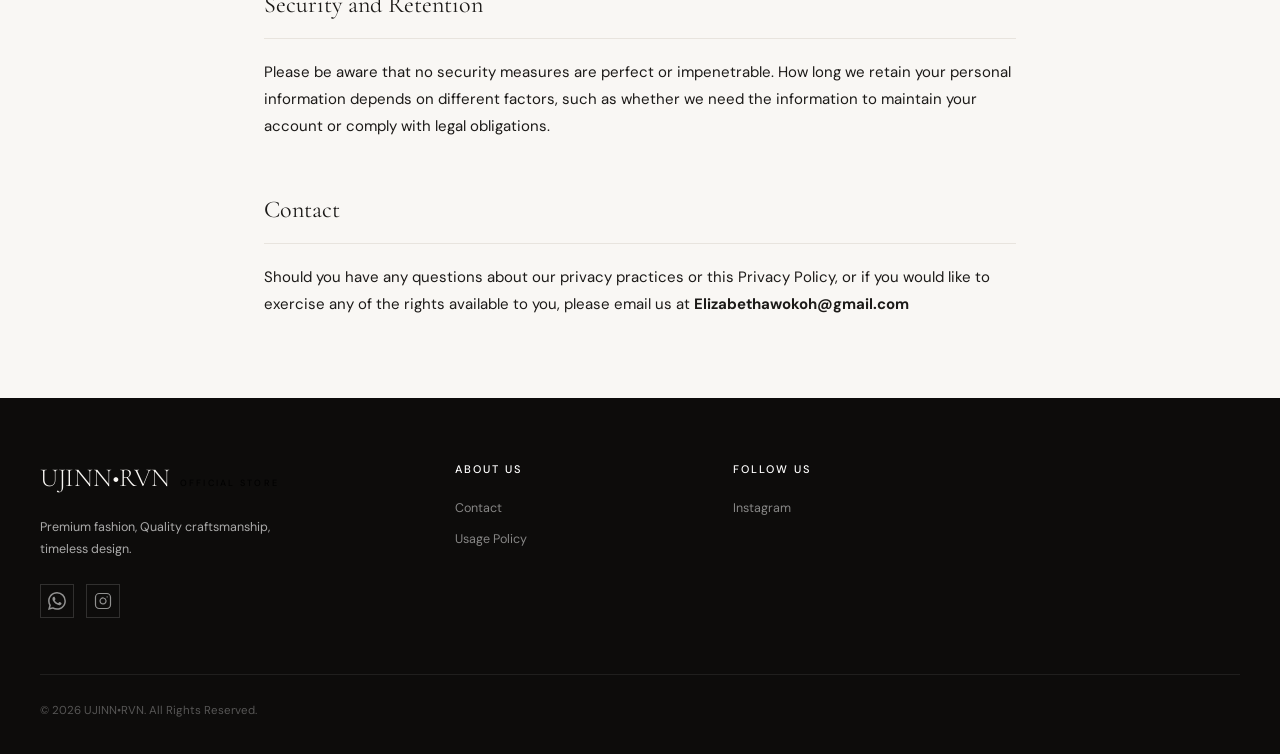
<file: pages/policy.html>
<!DOCTYPE html>
<html lang="en">
<head>
<meta charset="UTF-8">
<meta name="viewport" content="width=device-width, initial-scale=1.0">
<title>Usage Policy — UJINN.RVN</title>
<link rel="preconnect" href="https://fonts.googleapis.com">
<link rel="preconnect" href="https://fonts.gstatic.com" crossorigin>
<link href="https://fonts.googleapis.com/css2?family=Cormorant+Garamond:ital,wght@0,300;0,400;0,500&family=DM+Sans:wght@300;400;500&display=swap" rel="stylesheet">
<link rel="stylesheet" href="../assets/css/home.css">
<style>
  .policy-container {
    max-width: 800px;
    margin: 80px auto;
    padding: 0 24px;
    line-height: 1.8;
  }
  .policy-header {
    margin-bottom: 60px;
    text-align: center;
  }
  .policy-title {
    font-family: var(--serif);
    font-size: 48px;
    font-weight: 300;
    margin-bottom: 8px;
  }
  .policy-date {
    font-size: 12px;
    letter-spacing: 0.1em;
    text-transform: uppercase;
    color: var(--mid-gray);
  }
  .policy-content h2 {
    font-family: var(--serif);
    font-size: 24px;
    font-weight: 400;
    margin: 48px 0 20px;
    padding-bottom: 12px;
    border-bottom: 1px solid var(--warm-gray);
  }
  .policy-content p {
    margin-bottom: 24px;
    color: var(--text);
    font-size: 15px;
  }
  .policy-content ul {
    margin-bottom: 24px;
    padding-left: 20px;
  }
  .policy-content li {
    margin-bottom: 12px;
    font-size: 15px;
  }
</style>
</head>
<body>

<div class="loader" id="loader"><div class="loader-inner"></div></div>

<nav id="mainNav"></nav>

<article class="policy-container reveal">
  <header class="policy-header">
    <h1 class="policy-title">Usage Policy</h1>
    <p class="policy-date">Last updated: March 31, 2026</p>
  </header>

  <div class="policy-content">
    <p>This Privacy Policy describes how <strong>UJINN.RVN</strong> (the "Site", "we", "us", or "our") collects, uses, and discloses your personal information when you visit, use our services, or make a purchase from our platform or otherwise communicate with us regarding the Site (collectively, the "Services").</p>

    <h2>Changes to This Privacy Policy</h2>
    <p>We may update this Privacy Policy from time to time, including to reflect changes to our practices or for other operational, legal, or regulatory reasons. We will post the revised Privacy Policy on the Site, update the "Last updated" date and take any other steps required by applicable law.</p>

    <h2>How We Collect and Use Your Personal Information</h2>
    <p>To provide the Services, we collect and have collected over the past 12 months personal information about you from a variety of sources, as set out below. The information that we collect and use varies depending on how you interact with us.</p>

    <h2>Information We Collect Directly from You</h2>
    <ul>
      <li><strong>Contact details:</strong> Name, address, phone number, and email.</li>
      <li><strong>Order information:</strong> Name, billing address, shipping address, payment confirmation, and phone number.</li>
      <li><strong>Customer support:</strong> Information you choose to include in communications with us.</li>
    </ul>

    <h2>How We Use Your Personal Information</h2>
    <ul>
      <li><strong>Providing Products and Services:</strong> To process payments, fulfill orders, and manage your account.</li>
      <li><strong>Marketing and Advertising:</strong> To send promotional communications and show you advertisements for products or services.</li>
      <li><strong>Security and Fraud Prevention:</strong> To detect, investigate or take action regarding possible fraudulent or illegal activity.</li>
    </ul>

    <h2>How We Disclose Personal Information</h2>
    <p>In certain circumstances, we may disclose your personal information to third parties for contract fulfillment purposes and legitimate business interests. Such circumstances include vendors who perform services on our behalf (IT management, data analytics, cloud storage, fulfillment and shipping).</p>

    <h2>Security and Retention</h2>
    <p>Please be aware that no security measures are perfect or impenetrable. How long we retain your personal information depends on different factors, such as whether we need the information to maintain your account or comply with legal obligations.</p>

    <h2>Contact</h2>
    <p>Should you have any questions about our privacy practices or this Privacy Policy, or if you would like to exercise any of the rights available to you, please email us at <strong>Elizabethawokoh@gmail.com</strong></p>
  </div>
</article>

<footer id="mainFooter"></footer>

<script src="../assets/js/sync-header-footer.js"></script>
<script>
  window.addEventListener('load', () => {
    setTimeout(() => {
      const loader = document.getElementById('loader');
      if (loader) loader.classList.add('hidden');
    }, 600);
    
    // Add reveal observer
    const observer = new IntersectionObserver((entries) => {
      entries.forEach(entry => {
        if (entry.isIntersecting) entry.target.classList.add('visible');
      });
    }, { threshold: 0.1 });
    document.querySelectorAll('.reveal').forEach(el => observer.observe(el));
  });
</script>
</body>
</html>
</file>
<file: assets/css/home.css>
*,
*::before,
*::after {
  box-sizing: border-box;
  margin: 0;
  padding: 0;
}

:root {
  --black: #0d0c0b;
  --white: #f9f7f4;
  --warm-gray: #e8e4de;
  --mid-gray: #9a9490;
  --light-gray: #f3f1ed;
  --accent: #000000;
  --accent2: #2d6a4f;
  --text: #1c1a18;
  --serif: 'Cormorant Garamond', Georgia, serif;
  --sans: 'DM Sans', sans-serif;
}

html {
  scroll-behavior: smooth;
}

body {
  font-family: var(--sans);
  background: var(--white);
  color: var(--text);
  overflow-x: hidden;
}

/* NAV */
nav {
  position: sticky;
  top: 0;
  z-index: 100;
  background: rgba(249, 247, 244, 0.94);
  backdrop-filter: blur(16px);
  border-bottom: 1px solid var(--warm-gray);
  display: flex;
  align-items: center;
  justify-content: space-between;
  padding: 0 40px;
  height: 70px;
  transition: box-shadow 0.3s;
}

nav.scrolled {
  box-shadow: 0 4px 28px rgba(17, 16, 16, 0.07);
}

.nav-logo {
  font-family: var(--serif);
  font-size: 24px;
  font-weight: 300;
  color: var(--black);
  text-decoration: none;
  letter-spacing: -0.01em;
  display: flex;
  align-items: baseline;
  z-index: 20;
}

.nav-logo small {
  font-size: 9px;
  letter-spacing: 0.25em;
  text-transform: uppercase;
  color: var(--accent);
  margin-left: 8px;
  font-family: var(--sans);
  font-weight: 500;
}

.nav-links {
  position: absolute;
  left: 50%;
  transform: translateX(-50%);
  display: flex;
  gap: 34px;
  list-style: none;
  font-size: 11.5px;
  font-weight: 400;
  letter-spacing: 0.1em;
  text-transform: uppercase;
  z-index: 10;
}

.nav-links a {
  color: var(--text);
  text-decoration: none;
  position: relative;
  padding-bottom: 4px;
  transition: color 0.2s;
}

.nav-links a::after {
  content: '';
  position: absolute;
  bottom: 0;
  left: 0;
  width: 0;
  height: 1px;
  background: var(--accent);
  transition: width 0.3s;
}

.nav-links a:hover::after {
  width: 100% !important;
}

.nav-links a:hover {
  color: var(--accent);
}

.menu-toggle {
  display: none !important;
  background: none;
  border: none;
  cursor: pointer;
  padding: 4px;
  color: var(--text);
  align-items: center;
  justify-content: center;
}

.nav-icons {
  position: relative;
  display: flex;
  gap: 18px;
  align-items: center;
  z-index: 20;
}

/* MOBILE MENU DROPDOWN */
.mobile-menu {
  position: fixed;
  top: 70px;
  left: 0;
  right: 0;
  background: rgba(249, 247, 244, 0.98);
  backdrop-filter: blur(8px);
  z-index: 1500;
  opacity: 0;
  visibility: hidden;
  transition: all 0.3s cubic-bezier(0.4, 0, 0.2, 1);
  transform: translateY(-10px);
  border-bottom: 1px solid var(--warm-gray);
  box-shadow: 0 12px 30px rgba(0, 0, 0, 0.06);
}

.mobile-menu.active {
  opacity: 1;
  visibility: visible;
  transform: translateY(0);
}

.mobile-menu-content {
  display: flex;
  flex-direction: column;
  padding: 24px 40px;
  gap: 20px;
}

.mobile-link {
  font-family: var(--sans);
  font-size: 14px;
  font-weight: 500;
  letter-spacing: 0.05em;
  text-transform: uppercase;
  color: var(--text);
  text-decoration: none;
  transition: color 0.2s;
}

.mobile-link:hover {
  color: var(--accent);
}

.nav-icons button,
.nav-icon-link {
  background: none;
  border: none;
  padding: 4px;
  color: var(--text);
  cursor: pointer;
  transition: opacity 0.2s;
  text-decoration: none;
  display: flex;
  align-items: center;
}

.nav-icons button:hover,
.nav-icon-link:hover {
  opacity: 0.55;
}

.cart-badge {
  position: relative;
  display: flex;
  align-items: center;
}

.cart-count {
  background: var(--accent);
  color: white;
  font-size: 9px;
  width: 17px;
  height: 17px;
  border-radius: 50%;
  display: flex;
  align-items: center;
  justify-content: center;
  font-weight: 500;
  font-family: var(--sans);
}

.cart-badge .cart-count {
  position: absolute;
  top: -5px;
  right: -6px;
}

/* HERO */
.hero {
  position: relative;
  height: auto;
  min-height: auto;
  overflow: hidden;
  display: grid;
  grid-template-columns: 1fr 1fr;
}

.hero-img-side {
  position: relative;
  overflow: hidden;
}

.hero-img-side img {
  width: 100%;
  height: 100%;
  object-fit: cover;
  object-position: center top;
  display: block;
  transition: transform 8s ease;
}

.hero-img-side:hover img {
  transform: scale(1.04);
}

.hero-img-overlay {
  position: absolute;
  inset: 0;
  background: linear-gradient(to right, transparent 60%, rgba(249, 247, 244, 0.15) 100%);
}

.hero-content-side {
  background: var(--white);
  display: flex;
  flex-direction: column;
  justify-content: center;
  padding: 80px 72px 80px 60px;
  position: relative;
}

.hero-eyebrow {
  font-size: 10.5px;
  letter-spacing: 0.26em;
  text-transform: uppercase;
  color: var(--accent);
  font-weight: 500;
  margin-bottom: 18px;
  display: flex;
  align-items: center;
  gap: 12px;
}

.hero-eyebrow::before {
  content: '';
  width: 28px;
  height: 1px;
  background: var(--accent);
}

.hero-title {
  font-family: var(--serif);
  font-size: clamp(48px, 5.5vw, 76px);
  font-weight: 300;
  line-height: 1.02;
  color: var(--black);
  margin-bottom: 6px;
  animation: fadeUp 0.9s ease both 0.2s;
}

.hero-title em {
  font-style: italic;
  font-weight: 400;
}

.hero-subtitle {
  font-family: var(--serif);
  font-size: 15px;
  color: var(--mid-gray);
  margin-bottom: 14px;
  letter-spacing: 0.04em;
  animation: fadeUp 0.9s ease both 0.35s;
}

.hero-discount {
  display: inline-block;
  font-size: 11px;
  letter-spacing: 0.14em;
  text-transform: uppercase;
  color: var(--accent2);
  font-weight: 500;
  margin-bottom: 40px;
  animation: fadeUp 0.9s ease both 0.45s;
}

.btn-primary {
  display: inline-flex;
  align-items: center;
  gap: 12px;
  background: var(--accent);
  color: var(--white);
  font-size: 11px;
  letter-spacing: 0.2em;
  text-transform: uppercase;
  font-weight: 500;
  font-family: var(--sans);
  border: 2px solid var(--accent);
  padding: 16px 36px;
  text-decoration: none;
  cursor: pointer;
  transition: background 0.3s, color 0.3s, gap 0.3s;
  width: fit-content;
  animation: fadeUp 0.9s ease both 0.55s;
}

.btn-primary svg {
  transition: transform 0.3s;
}

.btn-primary:hover {
  background: transparent;
  color: var(--accent);
  gap: 20px;
}

.btn-primary:hover svg {
  transform: translateX(4px);
}

.btn-outline {
  display: inline-flex;
  align-items: center;
  gap: 10px;
  background: transparent;
  color: var(--black);
  font-size: 11px;
  letter-spacing: 0.2em;
  text-transform: uppercase;
  font-weight: 500;
  font-family: var(--sans);
  border: 1px solid var(--black);
  padding: 14px 32px;
  text-decoration: none;
  cursor: pointer;
  transition: background 0.3s, color 0.3s;
  width: fit-content;
}

.btn-outline:hover {
  background: var(--black);
  color: var(--white);
}

.hero-scroll {
  position: absolute;
  bottom: 36px;
  left: 50%;
  transform: translateX(-50%);
  display: flex;
  flex-direction: column;
  align-items: center;
  gap: 8px;
  font-size: 10px;
  letter-spacing: 0.2em;
  text-transform: uppercase;
  color: var(--mid-gray);
}

.hero-scroll-line {
  width: 1px;
  height: 40px;
  background: var(--mid-gray);
  animation: scrollLine 2s ease-in-out infinite;
}

/* LOADER LOGO */
.brand-logo-text {
  font-family: var(--serif);
  font-size: 42px;
  font-weight: 300;
  color: var(--white);
  text-decoration: none;
  letter-spacing: -0.01em;
  display: flex;
  align-items: baseline;
  animation: pulseLogo 2s infinite ease-in-out;
}

.brand-logo-text small {
  font-size: 11px;
  letter-spacing: 0.3em;
  text-transform: uppercase;
  color: var(--accent);
  margin-left: 12px;
  font-family: var(--sans);
  font-weight: 500;
}

@keyframes pulseLogo {
    0%, 100% { opacity: 0.8; transform: scale(1); }
    50% { opacity: 1; transform: scale(1.02); }
}

@keyframes scrollLine {

  0%,
  100% {
    transform: scaleY(1);
    opacity: 1
  }

  50% {
    transform: scaleY(0.4);
    opacity: 0.4
  }
}

@keyframes fadeUp {
  from {
    opacity: 0;
    transform: translateY(24px)
  }

  to {
    opacity: 1;
    transform: translateY(0)
  }
}

/* SECTION */
.section-header {
  text-align: center;
  padding: 32px 40px 24px;
}

.section-label {
  font-size: 10.5px;
  letter-spacing: 0.25em;
  text-transform: uppercase;
  color: var(--mid-gray);
  font-weight: 400;
  margin-bottom: 12px;
  display: flex;
  align-items: center;
  justify-content: center;
  gap: 14px;
}

.section-label::before,
.section-label::after {
  content: '';
  width: 36px;
  height: 1px;
  background: var(--warm-gray);
}

.section-title {
  font-family: var(--serif);
  font-size: clamp(32px, 4vw, 48px);
  font-weight: 300;
  color: var(--black);
  letter-spacing: -0.01em;
  margin-bottom: 12px;
}

.section-desc {
  font-size: 13px;
  color: var(--mid-gray);
  max-width: 480px;
  margin: 0 auto;
  line-height: 1.7;
}

/* FILTER TABS */
.filter-tabs {
  display: flex;
  gap: 32px;
  justify-content: center;
  margin: 0 40px 20px;
  overflow-x: auto;
  white-space: nowrap;
  -webkit-overflow-scrolling: touch;
  scrollbar-width: none;
  padding-bottom: 4px;
}

.filter-tabs::-webkit-scrollbar {
  display: none;
}

.filter-tab {
  font-family: var(--serif);
  font-size: 18px;
  font-weight: 400;
  color: var(--mid-gray);
  background: none;
  border: none;
  cursor: pointer;
  padding: 8px 4px;
  position: relative;
  transition: all 0.3s cubic-bezier(0.4, 0, 0.2, 1);
  flex-shrink: 0;
  text-transform: none;
}

.filter-tab::after {
  content: '';
  position: absolute;
  bottom: 0;
  left: 50%;
  width: 0;
  height: 1.5px;
  background: var(--accent);
  transition: all 0.3s ease;
  transform: translateX(-50%);
}

.filter-tab.active {
  color: var(--black);
  font-style: italic;
}

.filter-tab.active::after {
  width: 24px;
}

.filter-tab:hover:not(.active) {
  color: var(--text);
}

/* PRODUCT GRID */
.product-grid {
  display: grid;
  grid-template-columns: repeat(5, 1fr);
  gap: 0;
  padding: 0 40px 80px;
}

.product-card {
  position: relative;
  cursor: pointer;
  border-right: 1px solid var(--warm-gray);
  border-bottom: 1px solid var(--warm-gray);
}

.product-card:nth-child(5n) {
  border-right: none;
}

.product-card:nth-last-child(-n+5) {
  border-bottom: none;
}

.product-img-wrap {
  position: relative;
  overflow: hidden;
  background: var(--light-gray);
  padding-top: 120%;
}

.product-img-placeholder {
  position: absolute;
  inset: 0;
  display: flex;
  align-items: center;
  justify-content: center;
  overflow: hidden;
}

.product-img-placeholder img {
  width: 100%;
  height: 100%;
  object-fit: cover;
  transition: transform 0.6s cubic-bezier(0.165, 0.84, 0.44, 1);
}
.lazy-img {
  opacity: 0;
  transform: translateY(4px);
  filter: blur(10px);
  transition: opacity 0.35s ease, transform 0.35s ease, filter 0.4s ease;
  will-change: opacity, transform;
}
.lazy-img.is-loaded {
  opacity: 1;
  transform: translateY(0);
  filter: blur(0);
}

.product-img-placeholder svg {
  width: 44%;
  height: 44%;
  opacity: 0.22;
  transition: transform 0.5s, opacity 0.3s;
}

.product-card:hover .product-img-placeholder img {
  transform: scale(1.08);
}

.product-card:hover .product-img-placeholder svg {
  transform: scale(1.05);
  opacity: 0.32;
}

.product-badge {
  position: absolute;
  top: 12px;
  left: 12px;
  font-size: 9.5px;
  font-weight: 500;
  letter-spacing: 0.1em;
  text-transform: uppercase;
  padding: 4px 9px;
  z-index: 2;
}

.badge-new {
  background: var(--accent);
  color: var(--white);
}

.badge-sale {
  background: #b5451b;
  color: var(--white);
}

.product-actions {
  position: absolute;
  top: 12px;
  right: 12px;
  display: flex;
  flex-direction: column;
  gap: 6px;
  opacity: 0;
  transform: translateX(8px);
  transition: opacity 0.25s, transform 0.25s;
  z-index: 2;
}

.product-card:hover .product-actions {
  opacity: 1;
  transform: translateX(0);
}

.product-action-btn {
  width: 32px;
  height: 32px;
  background: white;
  border: 1px solid var(--warm-gray);
  display: flex;
  align-items: center;
  justify-content: center;
  cursor: pointer;
  border-radius: 2px;
  transition: background 0.2s, border-color 0.2s;
}

.product-action-btn:hover {
  background: var(--black);
  border-color: var(--black);
}

.product-action-btn:hover svg {
  stroke: white;
}

.product-action-btn svg {
  width: 14px;
  height: 14px;
  stroke: var(--text);
  fill: none;
  stroke-width: 1.5;
}

.quick-add {
  position: absolute;
  bottom: 0;
  left: 0;
  right: 0;
  background: var(--accent);
  color: var(--white);
  text-align: center;
  font-size: 10px;
  letter-spacing: 0.2em;
  text-transform: uppercase;
  font-weight: 500;
  padding: 11px;
  transform: translateY(100%);
  transition: transform 0.28s cubic-bezier(0.4, 0, 0.2, 1);
  cursor: pointer;
}

.product-card:hover .quick-add {
  transform: translateY(0);
}

.product-info {
  padding: 14px 16px 18px;
}

.product-name {
  font-size: 12.5px;
  font-weight: 400;
  color: var(--text);
  margin-bottom: 5px;
  letter-spacing: 0.01em;
}

.product-price {
  font-size: 12.5px;
  color: var(--accent);
  font-weight: 500;
}

.product-price del {
  color: var(--mid-gray);
  font-weight: 400;
  margin-left: 5px;
  font-size: 11.5px;
}

.product-variants {
  display: flex;
  justify-content: space-between;
  align-items: center;
  margin-top: 8px;
  opacity: 0.75;
}

.variant-dots {
  display: flex;
  gap: 5px;
}

.v-dot {
  width: 8px;
  height: 8px;
  border-radius: 50%;
  border: 1px solid var(--warm-gray);
}

.v-sizes {
  font-size: 10px;
  letter-spacing: 0.05em;
  text-transform: uppercase;
  color: var(--mid-gray);
  font-weight: 500;
}

/* NEWSLETTER */
.newsletter {
  background: var(--light-gray);
  padding: 72px 40px;
  text-align: center;
  border-top: 1px solid var(--warm-gray);
  border-bottom: 1px solid var(--warm-gray);
}

.newsletter-title {
  font-family: var(--serif);
  font-size: 38px;
  font-weight: 300;
  margin-bottom: 10px;
}

.newsletter-desc {
  font-size: 13px;
  color: var(--mid-gray);
  margin-bottom: 32px;
}

.newsletter-form {
  display: flex;
  gap: 0;
  max-width: 440px;
  margin: 0 auto;
}

.newsletter-form input {
  flex: 1;
  padding: 14px 20px;
  border: 1px solid var(--warm-gray);
  border-right: none;
  background: white;
  font-family: var(--sans);
  font-size: 13px;
  color: var(--text);
  outline: none;
  transition: border-color 0.2s;
}

.newsletter-form input:focus {
  border-color: var(--accent);
}

.newsletter-form button {
  background: var(--accent);
  color: white;
  border: 1px solid var(--accent);
  padding: 14px 28px;
  font-family: var(--sans);
  font-size: 11px;
  letter-spacing: 0.18em;
  text-transform: uppercase;
  font-weight: 500;
  cursor: pointer;
  transition: background 0.2s;
}

.newsletter-form button:hover {
  background: var(--accent2);
  border-color: var(--accent2);
}

/* FOOTER */
footer {
  background: var(--black);
  color: rgba(255, 255, 255, 0.65);
  padding: 64px 40px 36px;
}

.footer-top {
  display: grid;
  grid-template-columns: 1.6fr 1fr 1fr 1fr;
  gap: 48px;
  margin-bottom: 56px;
}

.footer-logo {
  font-family: var(--serif);
  font-size: 26px;
  font-weight: 300;
  color: var(--white);
  text-decoration: none;
  letter-spacing: -0.01em;
  display: flex;
  align-items: baseline;
  margin-bottom: 24px;
}

.footer-logo small {
  font-size: 9px;
  letter-spacing: 0.25em;
  text-transform: uppercase;
  color: var(--accent);
  margin-left: 10px;
  font-family: var(--sans);
  font-weight: 500;
  opacity: 0.9;
}

.footer-tagline {
  font-size: 12.5px;
  line-height: 1.7;
  margin-bottom: 24px;
  max-width: 240px;
}

.footer-socials {
  display: flex;
  gap: 12px;
}

.social-link {
  width: 34px;
  height: 34px;
  border: 1px solid rgba(255, 255, 255, 0.15);
  display: flex;
  align-items: center;
  justify-content: center;
  color: rgba(255, 255, 255, 0.55);
  text-decoration: none;
  font-size: 12px;
  transition: border-color 0.2s, color 0.2s;
}

.social-link:hover {
  border-color: white;
  color: white;
}

.footer-col h5 {
  color: white;
  font-size: 11px;
  letter-spacing: 0.18em;
  text-transform: uppercase;
  font-weight: 500;
  margin-bottom: 20px;
}

.footer-col ul {
  list-style: none;
}

.footer-col ul li {
  margin-bottom: 10px;
}

.footer-col ul li a {
  color: rgba(255, 255, 255, 0.5);
  text-decoration: none;
  font-size: 12.5px;
  transition: color 0.2s;
}

.footer-col ul li a:hover {
  color: white;
}

.footer-bottom {
  border-top: 1px solid rgba(255, 255, 255, 0.08);
  padding-top: 28px;
  display: flex;
  align-items: center;
  justify-content: space-between;
  font-size: 11.5px;
  color: rgba(255, 255, 255, 0.3);
}

.footer-bottom a {
  color: rgba(255, 255, 255, 0.4);
  text-decoration: none;
}

.footer-bottom a:hover {
  color: white;
}

/* LOADER */
.loader {
  position: fixed;
  inset: 0;
  background: var(--black);
  z-index: 9999;
  display: flex;
  align-items: center;
  justify-content: center;
  transition: opacity 0.6s, visibility 0.6s;
}

.loader.hidden {
  opacity: 0;
  visibility: hidden;
  pointer-events: none;
}

.loader-inner {
  width: 48px;
  height: 48px;
  border-radius: 50%;
  position: relative;
  animation: rollingLoader 1.4s linear infinite;
}

.loader-inner::before {
  content: "";
  box-sizing: border-box;
  position: absolute;
  inset: 0px;
  border-radius: 50%;
  border: 1px solid #ffffff;
  animation: rollingInner 2s linear infinite;
}

@keyframes rollingLoader {
  0% { transform: rotate(0deg) }
  100% { transform: rotate(360deg) }
}

@keyframes rollingInner {
  0% { clip-path: polygon(50% 50%, 0 0, 0 0, 0 0, 0 0, 0 0); }
  25% { clip-path: polygon(50% 50%, 0 0, 100% 0, 100% 0, 100% 0, 100% 0); }
  50% { clip-path: polygon(50% 50%, 0 0, 100% 0, 100% 100%, 100% 100%, 100% 100%); }
  75% { clip-path: polygon(50% 50%, 0 0, 100% 0, 100% 100%, 0 100%, 0 100%); }
  100% { clip-path: polygon(50% 50%, 0 0, 100% 0, 100% 100%, 0 100%, 0 0); }
}

/* SCROLL REVEAL */
.reveal {
  opacity: 0;
  transform: translateY(28px);
  transition: opacity 0.7s ease, transform 0.7s ease;
}

.reveal.visible {
  opacity: 1;
  transform: none;
}

.reveal-delay-1 {
  transition-delay: 0.1s;
}

.reveal-delay-2 {
  transition-delay: 0.2s;
}

.reveal-delay-3 {
  transition-delay: 0.3s;
}

.reveal-delay-4 {
  transition-delay: 0.4s;
}

/* TOAST */
.toast {
  position: fixed;
  bottom: 28px;
  right: 28px;
  background: var(--accent);
  color: white;
  font-size: 12px;
  letter-spacing: 0.05em;
  padding: 14px 22px;
  z-index: 1000;
  transform: translateY(80px);
  opacity: 0;
  transition: transform 0.35s cubic-bezier(0.4, 0, 0.2, 1), opacity 0.35s;
  display: flex;
  align-items: center;
  gap: 10px;
}

.toast.show {
  transform: translateY(0);
  opacity: 1;
}

.toast-dot {
  width: 6px;
  height: 6px;
  background: #5cb85c;
  border-radius: 50%;
}

/* RESPONSIVE */
@media (max-width: 1200px) {
  .product-grid {
    grid-template-columns: repeat(4, 1fr);
  }
}

@media (max-width: 1024px) {
  .product-grid {
    grid-template-columns: repeat(3, 1fr);
  }

  .hero {
    grid-template-columns: 1fr;
    min-height: auto;
  }

  .hero-img-side {
    height: auto;
    aspect-ratio: 4 / 5;
  }

  .hero-content-side {
    padding: 60px 24px;
    align-items: center;
    text-align: center;
  }

  .hero-title {
    font-size: clamp(42px, 6vw, 64px);
  }

  .footer-top {
    grid-template-columns: 1.6fr 1fr 1fr;
  }
}

@media (max-width: 860px) {
  .product-grid {
    grid-template-columns: repeat(2, 1fr);
  }

  .footer-top {
    grid-template-columns: 1fr 1fr;
  }
}

@media (max-width: 768px) {
  nav {
    padding: 0 20px;
  }

  .nav-links {
    display: none !important;
  }

  .menu-toggle {
    display: flex !important;
  }

  .filter-tabs {
    margin: 0 20px 24px;
    justify-content: center;
    padding-bottom: 8px;
    gap: 20px;
  }

  .filter-tab {
    padding: 10px 14px;
    font-size: 14px;
  }

  .newsletter {
    padding: 52px 20px;
  }

  .footer-top {
    grid-template-columns: 1fr;
    gap: 32px;
  }
}

@media (max-width: 480px) {
  .hero-img-side {
    height: auto;
    aspect-ratio: 3 / 4;
  }

  .hero-title {
    font-size: 38px;
  }

  .btn-primary {
    width: 100%;
    justify-content: center;
  }
}
</file>
<file: assets/css/cart.css>
/* Cart Page Specific Styles */
.cart-page {
  max-width: 1400px;
  margin: 0 auto;
  padding: 40px 40px 80px;
}

/* Breadcrumb */
.breadcrumb {
  padding: 0 0 24px 0;
  font-size: 12px;
  color: var(--mid-gray);
}
.breadcrumb a {
  color: var(--mid-gray);
  text-decoration: none;
  transition: color 0.2s;
}
.breadcrumb a:hover {
  color: var(--accent);
}
.breadcrumb span {
  margin: 0 6px;
}
.breadcrumb .current {
  color: var(--text);
}

/* Cart Layout */
.cart-layout {
  display: grid;
  grid-template-columns: 1fr 380px;
  gap: 40px;
}

/* Cart Items Table */
.cart-items-section {
  background: var(--white);
  border: 1px solid var(--warm-gray);
  border-radius: 4px;
  overflow: hidden;
}

.cart-table {
  width: 100%;
  border-collapse: collapse;
}

.cart-table th {
  text-align: left;
  padding: 18px 20px;
  background: var(--light-gray);
  font-size: 12px;
  font-weight: 600;
  letter-spacing: 0.08em;
  text-transform: uppercase;
  color: var(--text);
  border-bottom: 1px solid var(--warm-gray);
}

.cart-table td {
  padding: 24px 20px;
  border-bottom: 1px solid var(--warm-gray);
  vertical-align: middle;
}

.cart-table tr:last-child td {
  border-bottom: none;
}

/* Product Cell */
.product-cell {
  display: flex;
  align-items: center;
  gap: 16px;
}
.product-thumb {
  width: 80px;
  height: 80px;
  background: var(--light-gray);
  border-radius: 4px;
  display: flex;
  align-items: center;
  justify-content: center;
  flex-shrink: 0;
}
.product-thumb svg {
  width: 50%;
  height: 50%;
  opacity: 0.4;
}
.product-details {
  display: flex;
  flex-direction: column;
  gap: 6px;
}
.product-name {
  font-size: 14px;
  font-weight: 500;
  color: var(--text);
  text-decoration: none;
  transition: color 0.2s;
}
.product-name:hover {
  color: var(--accent);
}
.product-variant {
  font-size: 11px;
  color: var(--mid-gray);
}
.remove-btn {
  background: none;
  border: none;
  font-size: 11px;
  color: var(--mid-gray);
  cursor: pointer;
  text-decoration: underline;
  width: fit-content;
  transition: color 0.2s;
}
.remove-btn:hover {
  color: #b5451b;
}

/* Price Cell */
.price-cell {
  font-size: 14px;
  font-weight: 500;
  color: var(--accent);
}

/* Quantity Cell */
.quantity-selector {
  display: inline-flex;
  border: 1px solid var(--warm-gray);
  background: var(--white);
}
.qty-btn {
  width: 32px;
  height: 36px;
  background: transparent;
  border: none;
  cursor: pointer;
  font-size: 16px;
  transition: background 0.2s;
}
.qty-btn:hover {
  background: var(--light-gray);
}
.quantity-input {
  width: 48px;
  text-align: center;
  border: none;
  border-left: 1px solid var(--warm-gray);
  border-right: 1px solid var(--warm-gray);
  font-size: 14px;
  background: transparent;
}

/* Subtotal Cell */
.subtotal-cell {
  font-size: 14px;
  font-weight: 600;
  color: var(--accent);
}

/* Cart Actions */
.cart-actions {
  display: flex;
  justify-content: space-between;
  padding: 24px 20px;
  background: var(--white);
  border-top: 1px solid var(--warm-gray);
}
.action-btn {
  padding: 12px 28px;
  background: transparent;
  border: 1px solid var(--warm-gray);
  font-size: 11px;
  letter-spacing: 0.1em;
  text-transform: uppercase;
  cursor: pointer;
  transition: all 0.2s;
  text-decoration: none;
  color: var(--text);
  display: inline-block;
}
.action-btn:hover {
  background: var(--black);
  color: var(--white);
  border-color: var(--black);
}

/* Cart Total Card */
.cart-total-section {
  background: var(--light-gray);
  padding: 28px;
  border-radius: 4px;
  height: fit-content;
}
.total-title {
  font-family: var(--serif);
  font-size: 24px;
  font-weight: 400;
  margin-bottom: 24px;
  padding-bottom: 16px;
  border-bottom: 1px solid var(--warm-gray);
}
.total-row {
  display: flex;
  justify-content: space-between;
  padding: 12px 0;
  font-size: 14px;
}
.total-row.subtotal {
  border-bottom: 1px solid var(--warm-gray);
}
.total-row.shipping {
  border-bottom: 1px solid var(--warm-gray);
}
.total-row.total {
  font-weight: 700;
  font-size: 18px;
  padding-top: 16px;
  margin-top: 8px;
  border-top: 2px solid var(--warm-gray);
}
.total-label {
  color: var(--mid-gray);
}
.total-value {
  font-weight: 500;
  color: var(--accent);
}
.total-row.total .total-value {
  color: var(--accent);
  font-weight: 700;
}
.checkout-btn {
  width: 100%;
  padding: 16px;
  background: var(--accent);
  color: white;
  border: none;
  font-size: 12px;
  letter-spacing: 0.15em;
  text-transform: uppercase;
  font-weight: 500;
  cursor: pointer;
  margin-top: 24px;
  transition: background 0.2s;
}
.checkout-btn:hover {
  background: var(--accent2);
}

/* Empty Cart State */
.empty-cart {
  text-align: center;
  padding: 80px 40px;
  background: var(--white);
  border: 1px solid var(--warm-gray);
  border-radius: 4px;
}
.empty-cart-icon {
  font-size: 64px;
  margin-bottom: 24px;
  opacity: 0.3;
}
.empty-cart-title {
  font-family: var(--serif);
  font-size: 28px;
  font-weight: 300;
  margin-bottom: 12px;
}
.empty-cart-desc {
  font-size: 13px;
  color: var(--mid-gray);
  margin-bottom: 32px;
}
.shop-now-btn {
  display: inline-block;
  padding: 14px 36px;
  background: var(--accent);
  color: white;
  text-decoration: none;
  font-size: 11px;
  letter-spacing: 0.15em;
  text-transform: uppercase;
  transition: background 0.2s;
}
.shop-now-btn:hover {
  background: var(--accent2);
}

/* Responsive */
@media (max-width: 1024px) {
  .cart-layout {
    grid-template-columns: 1fr;
    gap: 32px;
  }
  .cart-page {
    padding: 30px 30px 60px;
  }
}

@media (max-width: 768px) {
  .cart-page {
    padding: 20px 20px 40px;
  }
  .cart-table {
    display: block;
    overflow-x: auto;
    -webkit-overflow-scrolling: touch;
  }
  .cart-table th,
  .cart-table td {
    white-space: nowrap;
  }
  .product-cell {
    min-width: 200px;
  }
  .cart-actions {
    flex-direction: column;
    gap: 16px;
  }
  .action-btn {
    text-align: center;
  }
}
</file>
